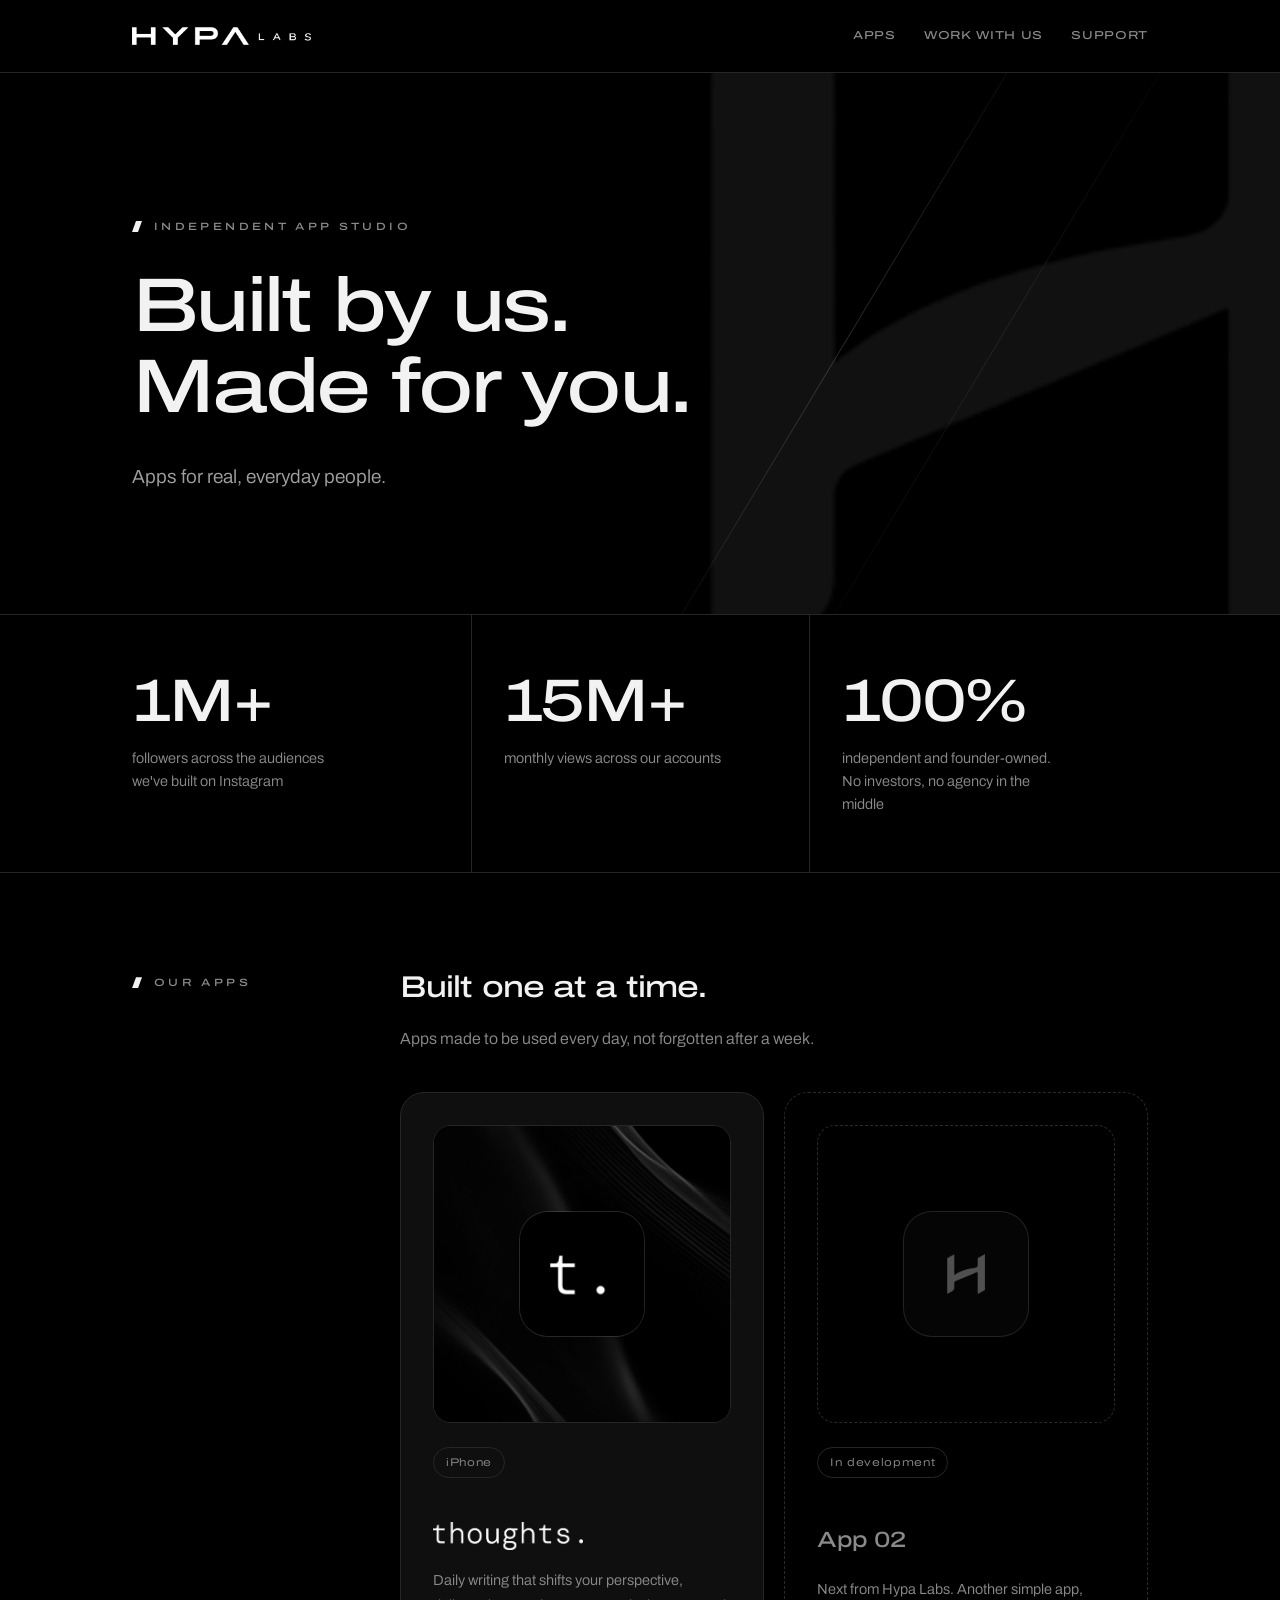
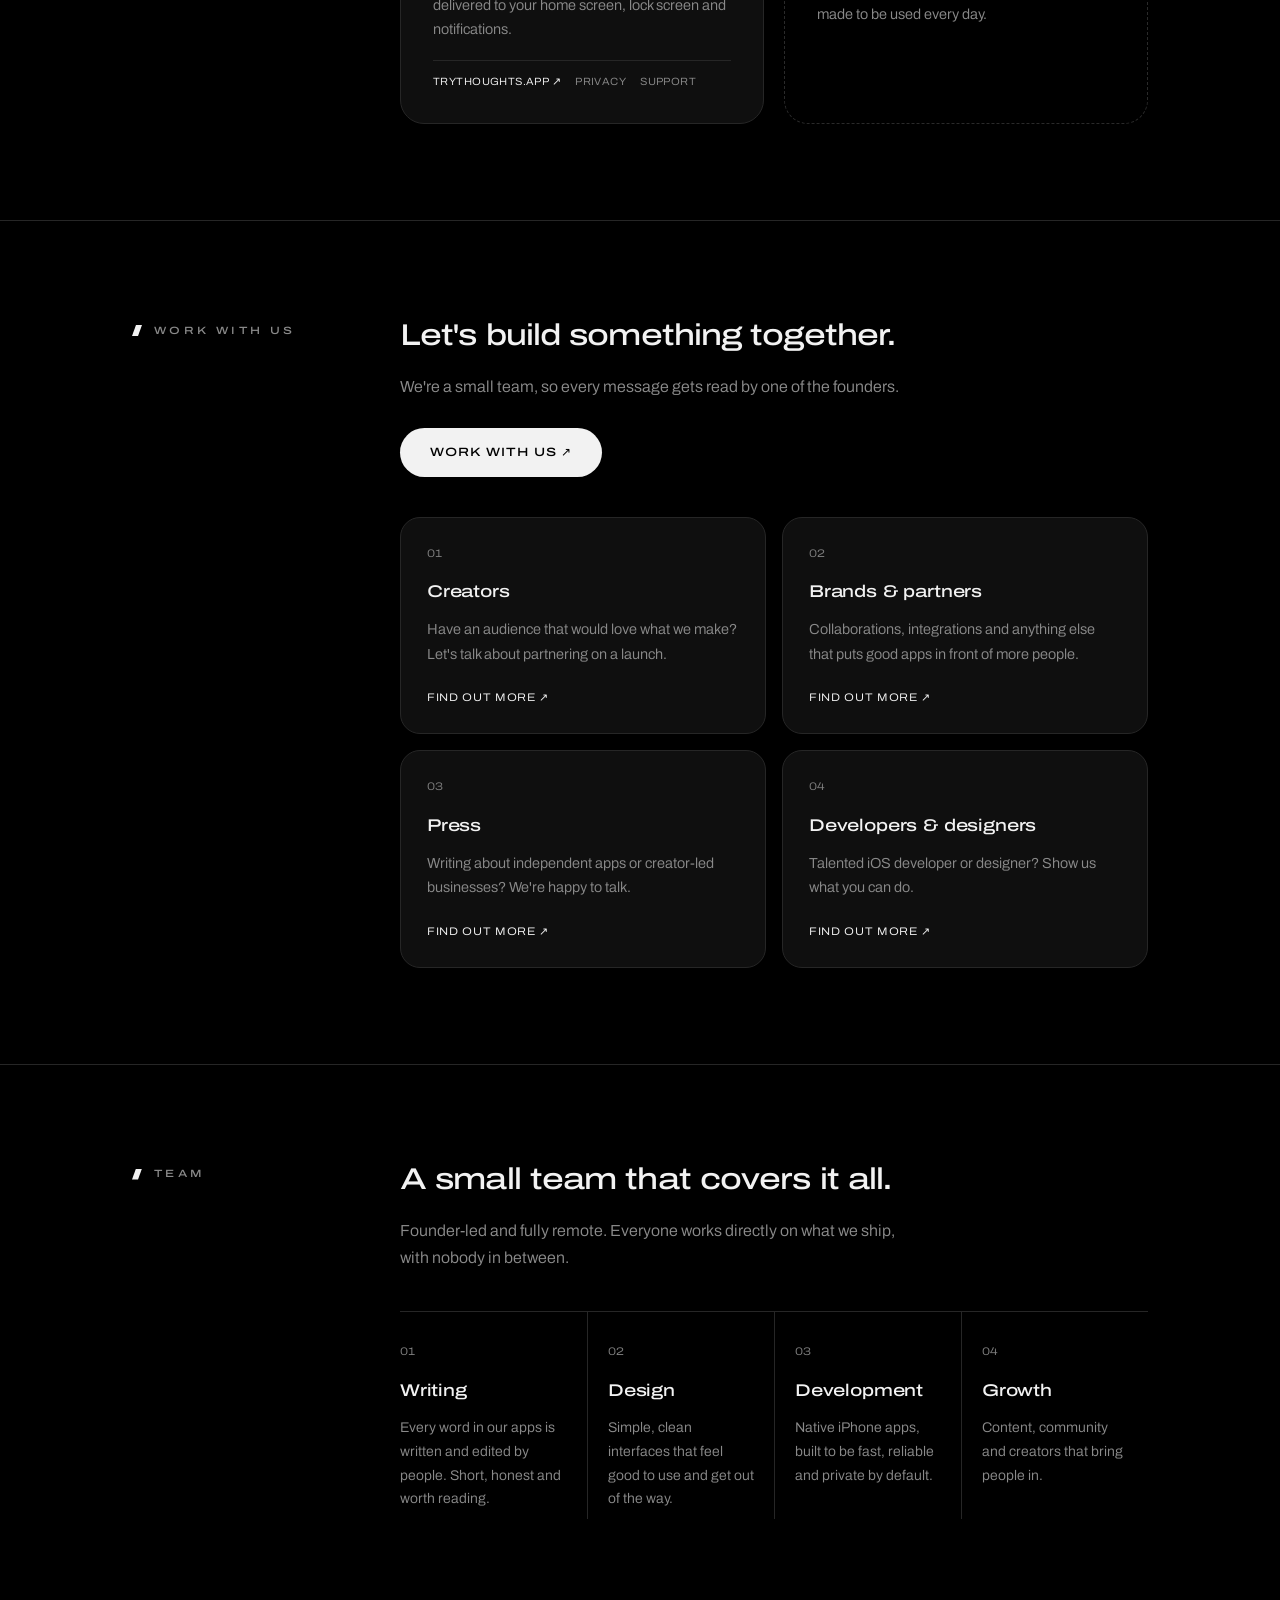
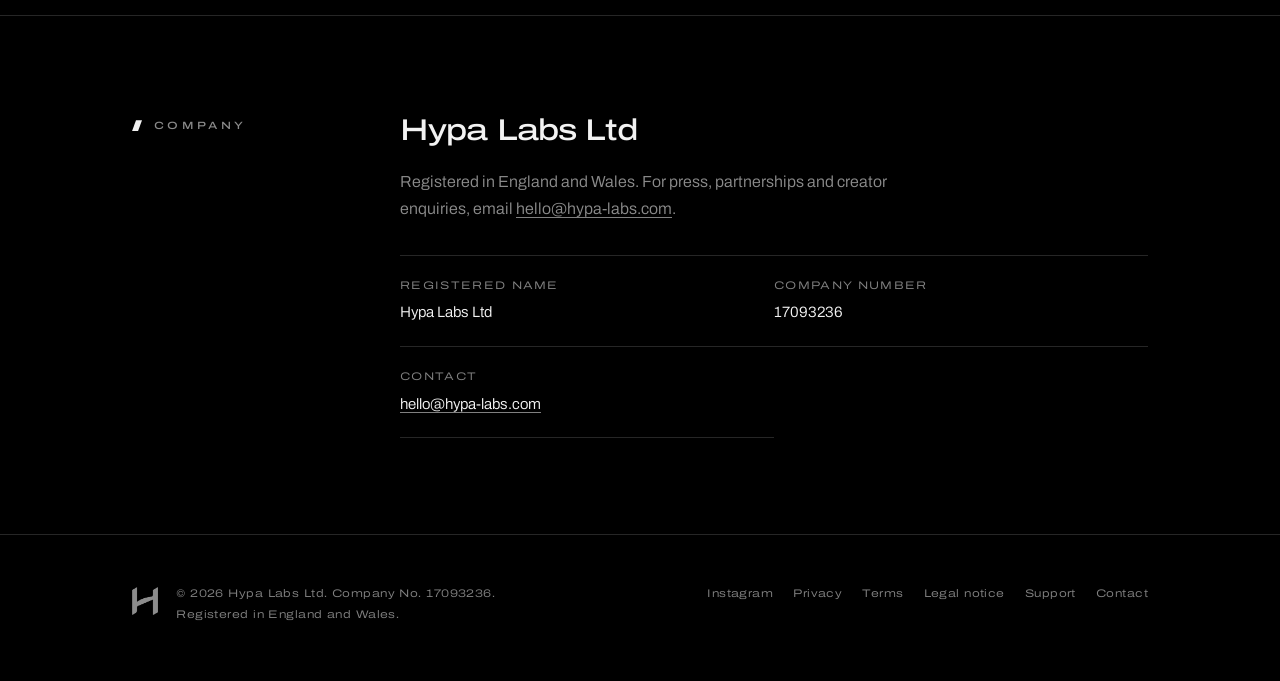
<file: index.html>
<!DOCTYPE html>
<html lang="en-GB">
<head>
<meta charset="UTF-8">
<meta name="viewport" content="width=device-width, initial-scale=1.0">
<title>Hypa Labs · Independent app studio</title>
<meta name="description" content="Hypa Labs is an independent app studio building focused iPhone apps for audiences we've already earned. Makers of Thoughts.">
<link rel="icon" href="favicon.ico" sizes="any">
<link rel="apple-touch-icon" href="apple-touch-icon.png">
<meta name="theme-color" content="#000000">
<link rel="canonical" href="https://www.hypa-labs.com/">
<meta property="og:type" content="website">
<meta property="og:site_name" content="Hypa Labs">
<meta property="og:title" content="Hypa Labs · Independent app studio">
<meta property="og:description" content="Hypa Labs is an independent app studio building focused iPhone apps for audiences we've already earned. Makers of Thoughts.">
<meta property="og:url" content="https://www.hypa-labs.com/">
<meta property="og:image" content="https://www.hypa-labs.com/assets/og-image.png">
<meta name="twitter:card" content="summary_large_image">
<link rel="preload" href="assets/fonts/archivo-var.woff2" as="font" type="font/woff2" crossorigin>
<link rel="stylesheet" href="styles.css">
</head>
<body>

<header class="site-header">
  <div class="wrap">
    <a class="logo" href="./" aria-label="Hypa Labs home"><img src="assets/hypa-labs-wordmark.png" alt="Hypa Labs" width="1093" height="110"></a>
    <nav class="nav">
      <a href="#apps">Apps</a>
      <a href="#work-with-us" class="hide-sm">Work with us</a>
      <a href="thoughts/support/">Support</a>
    </nav>
    <button class="menu-btn" type="button" aria-label="Open menu" aria-expanded="false" aria-controls="mobile-menu"><span></span><span></span></button>
  </div>
  <div class="mobile-menu" id="mobile-menu" hidden>
    <nav class="mobile-nav" aria-label="Mobile">
      <a href="#apps">Apps</a>
      <a href="#work-with-us">Work with us</a>
      <a href="#team">Team</a>
      <a href="thoughts/support/">Support</a>
    </nav>
    <div class="mobile-sub">
      <a href="privacy/">Privacy</a>
      <a href="terms/">Terms</a>
      <a href="legal-notice/">Legal notice</a>
      <a href="mailto:hello@hypa-labs.com">hello@hypa-labs.com</a>
    </div>
  </div>
</header>

<main>
  <section class="hero hero--geo">
    <img class="hero-h" src="assets/hypa-labs-mark.png" alt="" width="187" height="199">
    <span class="hero-line hero-line--a" aria-hidden="true"></span>
    <span class="hero-line hero-line--b" aria-hidden="true"></span>
    <div class="wrap">
      <span class="label hero-in" style="--d:0ms">Independent app studio</span>
      <h1><span class="line"><span class="hero-in" style="--d:120ms">Built by us.</span></span><span class="line"><span class="hero-in" style="--d:260ms">Made for you.</span></span></h1>
      <p class="hero-in" style="--d:440ms">Apps for real, everyday people.</p>
    </div>
  </section>

  <section class="stats" aria-label="In numbers">
    <div class="wrap stats-grid">
      <div class="stat reveal">
        <div class="stat-num" data-count="1" data-suffix="M+">1M+</div>
        <div class="stat-label">followers across the audiences we've built on Instagram</div>
      </div>
      <div class="stat reveal">
        <div class="stat-num" data-count="15" data-suffix="M+">15M+</div>
        <div class="stat-label">monthly views across our accounts</div>
      </div>
      <div class="stat reveal">
        <div class="stat-num" data-count="100" data-suffix="%">100%</div>
        <div class="stat-label">independent and founder-owned. No investors, no agency in the middle</div>
      </div>
    </div>
  </section>

  <section class="section" id="apps">
    <div class="wrap section-grid">
      <div><span class="label reveal">Our apps</span></div>
      <div>
        <h2 class="reveal">Built one at a time.</h2>
        <p class="reveal" style="--d:80ms">Apps made to be used every day, not forgotten after a week.</p>
        <div class="app-grid">
          <article class="reveal app-card">
            <div class="app-visual app-visual--thoughts">
              <img class="app-visual-icon" src="assets/thoughts-icon.png" alt="Thoughts app icon" width="512" height="512">
            </div>
            <div class="app-card-top"><span class="status">iPhone</span></div>
            <img class="app-card-wordmark" src="assets/thoughts-wordmark.png" alt="thoughts." width="655" height="123">
            <p>Daily writing that shifts your perspective, delivered to your home screen, lock screen and notifications.</p>
            <div class="app-card-links">
              <a href="https://trythoughts.app">trythoughts.app <span aria-hidden="true">↗</span></a>
              <a href="privacy/">Privacy</a>
              <a href="thoughts/support/">Support</a>
            </div>
          </article>
          <article class="reveal app-card app-card--next">
            <div class="app-visual app-visual--next">
              <div class="app-visual-icon placeholder"><img src="assets/hypa-labs-mark.png" alt="" width="187" height="199"></div>
            </div>
            <div class="app-card-top"><span class="status">In development</span></div>
            <div class="app-card-title">App 02</div>
            <p>Next from Hypa Labs. Another simple app, made to be used every day.</p>
          </article>
        </div>
      </div>
    </div>
  </section>

  <section class="section" id="work-with-us">
    <div class="wrap section-grid">
      <div><span class="label reveal">Work with us</span></div>
      <div>
        <h2 class="reveal">Let's build something together.</h2>
        <p class="reveal" style="--d:80ms">We're a small team, so every message gets read by one of the founders.</p>
        <a class="btn work-btn" href="https://fuschia-channel-2fb.notion.site/Work-with-Hypa-Labs-3f4b34193f0181e5a8f2e9f58fdb87f9" target="_blank" rel="noopener">Work with us <span aria-hidden="true">↗</span></a>
        <div class="work-grid">
          <a class="reveal work-tile" href="https://fuschia-channel-2fb.notion.site/Creators-3f4b34193f0181ee82b7e1021daa3af2" target="_blank" rel="noopener">
            <span class="work-num">01</span>
            <h3>Creators</h3>
            <p>Have an audience that would love what we make? Let's talk about partnering on a launch.</p>
            <span class="work-cta">Find out more <span aria-hidden="true">↗</span></span>
          </a>
          <a class="reveal work-tile" href="https://fuschia-channel-2fb.notion.site/Brands-partners-3f4b34193f01817f8416c034dd9e35c0" target="_blank" rel="noopener">
            <span class="work-num">02</span>
            <h3>Brands &amp; partners</h3>
            <p>Collaborations, integrations and anything else that puts good apps in front of more people.</p>
            <span class="work-cta">Find out more <span aria-hidden="true">↗</span></span>
          </a>
          <a class="reveal work-tile" href="https://fuschia-channel-2fb.notion.site/Press-3f4b34193f0181ef8c80f56f40909d6c" target="_blank" rel="noopener">
            <span class="work-num">03</span>
            <h3>Press</h3>
            <p>Writing about independent apps or creator-led businesses? We're happy to talk.</p>
            <span class="work-cta">Find out more <span aria-hidden="true">↗</span></span>
          </a>
          <a class="reveal work-tile" href="https://fuschia-channel-2fb.notion.site/Developers-designers-3f4b34193f0181498673f7de148fa76a" target="_blank" rel="noopener">
            <span class="work-num">04</span>
            <h3>Developers &amp; designers</h3>
            <p>Talented iOS developer or designer? Show us what you can do.</p>
            <span class="work-cta">Find out more <span aria-hidden="true">↗</span></span>
          </a>
        </div>
      </div>
    </div>
  </section>

  <section class="section" id="team">
    <div class="wrap section-grid">
      <div><span class="label reveal">Team</span></div>
      <div>
        <h2 class="reveal">A small team that covers it all.</h2>
        <p class="reveal" style="--d:80ms">Founder-led and fully remote. Everyone works directly on what we ship, with nobody in between.</p>
        <div class="team-grid">
          <div class="reveal team-tile">
            <span class="work-num">01</span>
            <h3>Writing</h3>
            <p>Every word in our apps is written and edited by people. Short, honest and worth reading.</p>
          </div>
          <div class="reveal team-tile">
            <span class="work-num">02</span>
            <h3>Design</h3>
            <p>Simple, clean interfaces that feel good to use and get out of the way.</p>
          </div>
          <div class="reveal team-tile">
            <span class="work-num">03</span>
            <h3>Development</h3>
            <p>Native iPhone apps, built to be fast, reliable and private by default.</p>
          </div>
          <div class="reveal team-tile">
            <span class="work-num">04</span>
            <h3>Growth</h3>
            <p>Content, community and creators that bring people in.</p>
          </div>
        </div>
      </div>
    </div>
  </section>

  <section class="section" id="company">
    <div class="wrap section-grid">
      <div><span class="label reveal">Company</span></div>
      <div>
        <h2 class="reveal">Hypa Labs Ltd</h2>
        <p class="reveal" style="--d:80ms">Registered in England and Wales. For press, partnerships and creator enquiries, email <a href="mailto:hello@hypa-labs.com">hello@hypa-labs.com</a>.</p>
        <dl class="details" style="margin-top:32px;">
          <div><dt>Registered name</dt><dd>Hypa Labs Ltd</dd></div>
          <div><dt>Company number</dt><dd>17093236</dd></div>
          <div><dt>Contact</dt><dd><a href="mailto:hello@hypa-labs.com">hello@hypa-labs.com</a></dd></div>
        </dl>
      </div>
    </div>
  </section>
</main>

<footer class="site-footer">
  <div class="wrap">
    <div class="footer-brand"><img src="assets/hypa-labs-mark.png" alt="" width="187" height="199"><p>© 2026 Hypa Labs Ltd. Company No. 17093236.<br>Registered in England and Wales.</p></div>
    <nav>
      <a href="https://www.instagram.com/phonethoughts/">Instagram</a>
      <a href="privacy/">Privacy</a>
      <a href="terms/">Terms</a>
      <a href="legal-notice/">Legal notice</a>
      <a href="thoughts/support/">Support</a>
      <a href="mailto:hello@hypa-labs.com">Contact</a>
    </nav>
  </div>
</footer>

<script src="assets/main.js" defer></script>
</body>
</html>
</file>
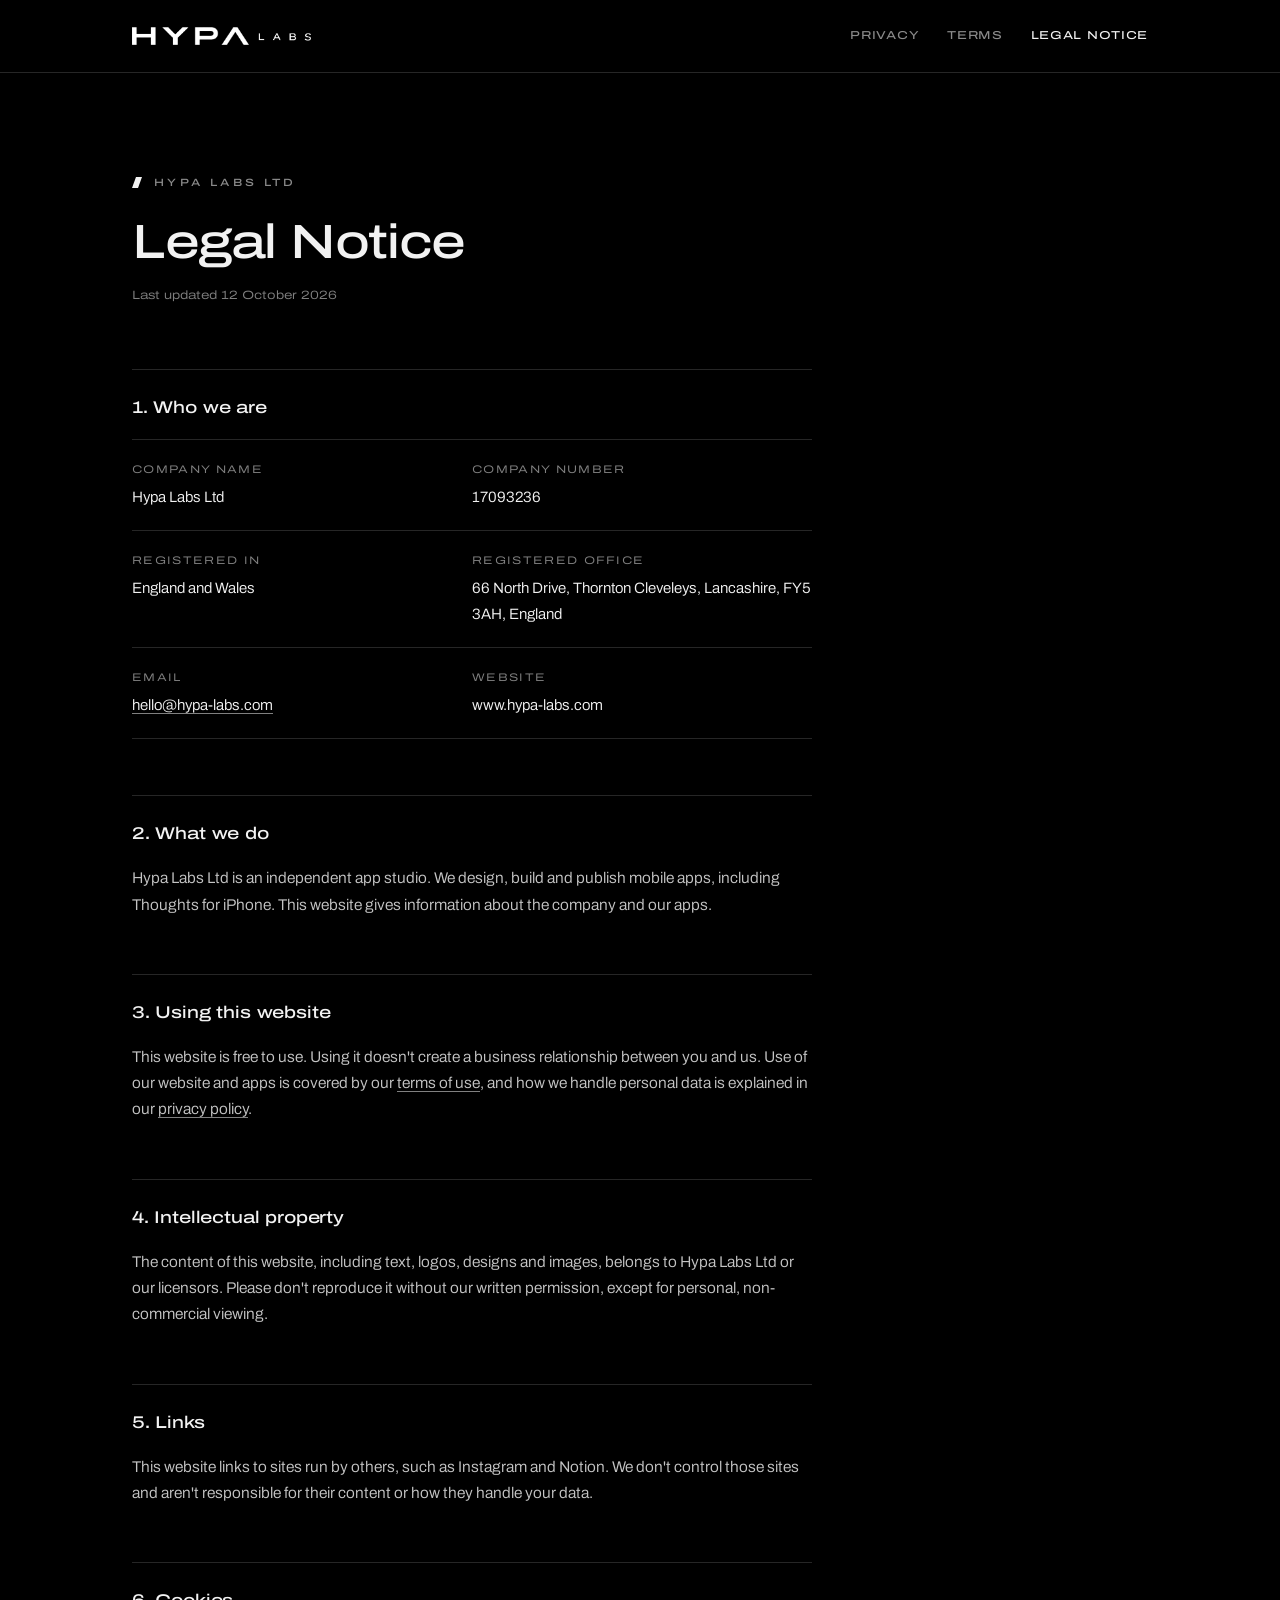
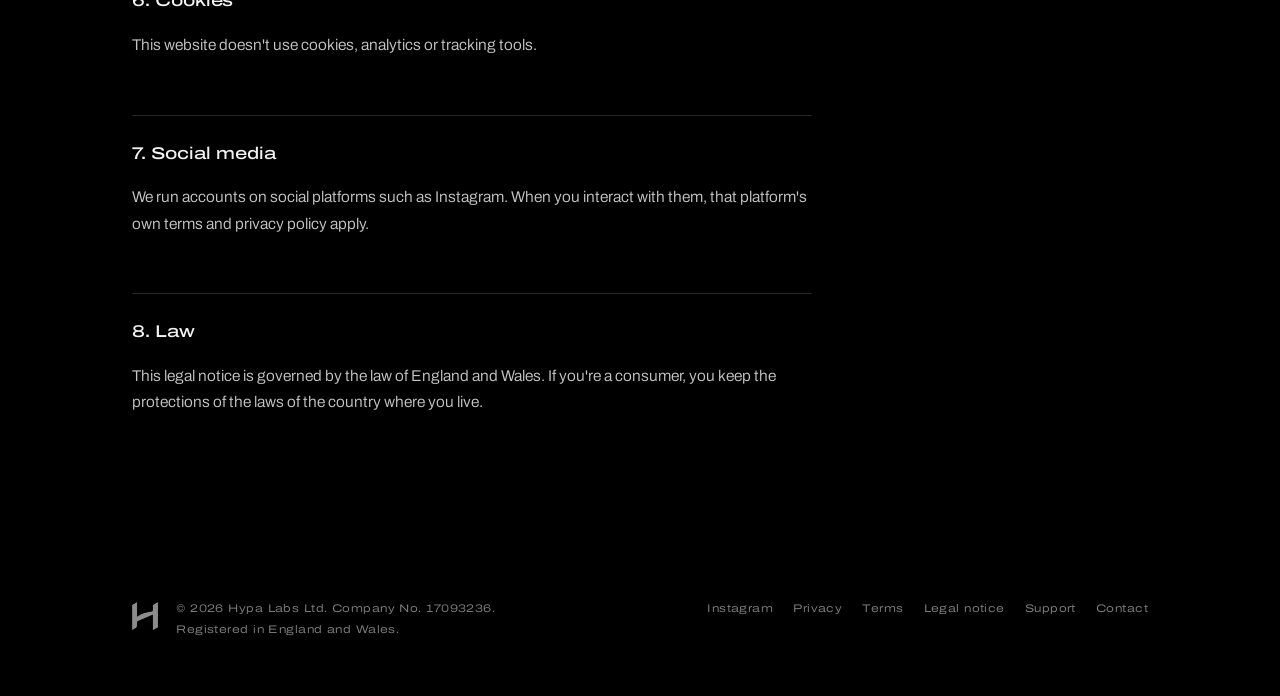
<file: legal-notice/index.html>
<!DOCTYPE html>
<html lang="en-GB">
<head>
<meta charset="UTF-8">
<meta name="viewport" content="width=device-width, initial-scale=1.0">
<title>Legal Notice · Hypa Labs</title>
<meta name="description" content="Company information for Hypa Labs Ltd, registered in England and Wales.">
<link rel="icon" href="../favicon.ico" sizes="any">
<link rel="apple-touch-icon" href="../apple-touch-icon.png">
<meta name="theme-color" content="#000000">
<link rel="canonical" href="https://www.hypa-labs.com/legal-notice/">
<meta property="og:type" content="website">
<meta property="og:site_name" content="Hypa Labs">
<meta property="og:title" content="Legal Notice · Hypa Labs">
<meta property="og:description" content="Company information for Hypa Labs Ltd, registered in England and Wales.">
<meta property="og:url" content="https://www.hypa-labs.com/legal-notice/">
<meta property="og:image" content="https://www.hypa-labs.com/assets/og-image.png">
<link rel="preload" href="../assets/fonts/archivo-var.woff2" as="font" type="font/woff2" crossorigin>
<link rel="stylesheet" href="../styles.css">
</head>
<body>

<header class="site-header">
  <div class="wrap">
    <a class="logo" href="../" aria-label="Hypa Labs home"><img src="../assets/hypa-labs-wordmark.png" alt="Hypa Labs" width="1093" height="110"></a>
    <nav class="nav">
      <a href="../privacy/">Privacy</a>
      <a href="../terms/">Terms</a>
      <a href="../legal-notice/" aria-current="page">Legal notice</a>
    </nav>
    <button class="menu-btn" type="button" aria-label="Open menu" aria-expanded="false" aria-controls="mobile-menu"><span></span><span></span></button>
  </div>
  <div class="mobile-menu" id="mobile-menu" hidden>
    <nav class="mobile-nav" aria-label="Mobile">
      <a href="../#apps">Apps</a>
      <a href="../#work-with-us">Work with us</a>
      <a href="../#team">Team</a>
      <a href="../thoughts/support/">Support</a>
    </nav>
    <div class="mobile-sub">
      <a href="../privacy/">Privacy</a>
      <a href="../terms/">Terms</a>
      <a href="../legal-notice/">Legal notice</a>
      <a href="mailto:hello@hypa-labs.com">hello@hypa-labs.com</a>
    </div>
  </div>
</header>

<main class="doc">
  <div class="wrap">
    <div class="doc-head">
      <span class="label">Hypa Labs Ltd</span>
      <h1>Legal Notice</h1>
      <div class="meta">Last updated 12 October 2026</div>
      
    </div>

    <div class="prose">
      <h2>1. Who we are</h2>
      <dl class="details">
        <div><dt>Company name</dt><dd>Hypa Labs Ltd</dd></div>
        <div><dt>Company number</dt><dd>17093236</dd></div>
        <div><dt>Registered in</dt><dd>England and Wales</dd></div>
        <div><dt>Registered office</dt><dd>66 North Drive, Thornton Cleveleys, Lancashire, FY5 3AH, England</dd></div>
        <div><dt>Email</dt><dd><a href="mailto:hello@hypa-labs.com">hello@hypa-labs.com</a></dd></div>
        <div><dt>Website</dt><dd>www.hypa-labs.com</dd></div>
      </dl>

      <h2>2. What we do</h2>
      <p>Hypa Labs Ltd is an independent app studio. We design, build and publish mobile apps, including Thoughts for iPhone. This website gives information about the company and our apps.</p>

      <h2>3. Using this website</h2>
      <p>This website is free to use. Using it doesn't create a business relationship between you and us. Use of our website and apps is covered by our <a href="../terms/">terms of use</a>, and how we handle personal data is explained in our <a href="../privacy/">privacy policy</a>.</p>

      <h2>4. Intellectual property</h2>
      <p>The content of this website, including text, logos, designs and images, belongs to Hypa Labs Ltd or our licensors. Please don't reproduce it without our written permission, except for personal, non-commercial viewing.</p>

      <h2>5. Links</h2>
      <p>This website links to sites run by others, such as Instagram and Notion. We don't control those sites and aren't responsible for their content or how they handle your data.</p>

      <h2>6. Cookies</h2>
      <p>This website doesn't use cookies, analytics or tracking tools.</p>

      <h2>7. Social media</h2>
      <p>We run accounts on social platforms such as Instagram. When you interact with them, that platform's own terms and privacy policy apply.</p>

      <h2>8. Law</h2>
      <p>This legal notice is governed by the law of England and Wales. If you're a consumer, you keep the protections of the laws of the country where you live.</p>
    </div>
  </div>
</main>

<footer class="site-footer">
  <div class="wrap">
    <div class="footer-brand"><img src="../assets/hypa-labs-mark.png" alt="" width="187" height="199"><p>© 2026 Hypa Labs Ltd. Company No. 17093236.<br>Registered in England and Wales.</p></div>
    <nav>
      <a href="https://www.instagram.com/phonethoughts/">Instagram</a>
      <a href="../privacy/">Privacy</a>
      <a href="../terms/">Terms</a>
      <a href="../legal-notice/">Legal notice</a>
      <a href="../thoughts/support/">Support</a>
      <a href="mailto:hello@hypa-labs.com">Contact</a>
    </nav>
  </div>
</footer>

<script src="../assets/main.js" defer></script>
</body>
</html>
</file>
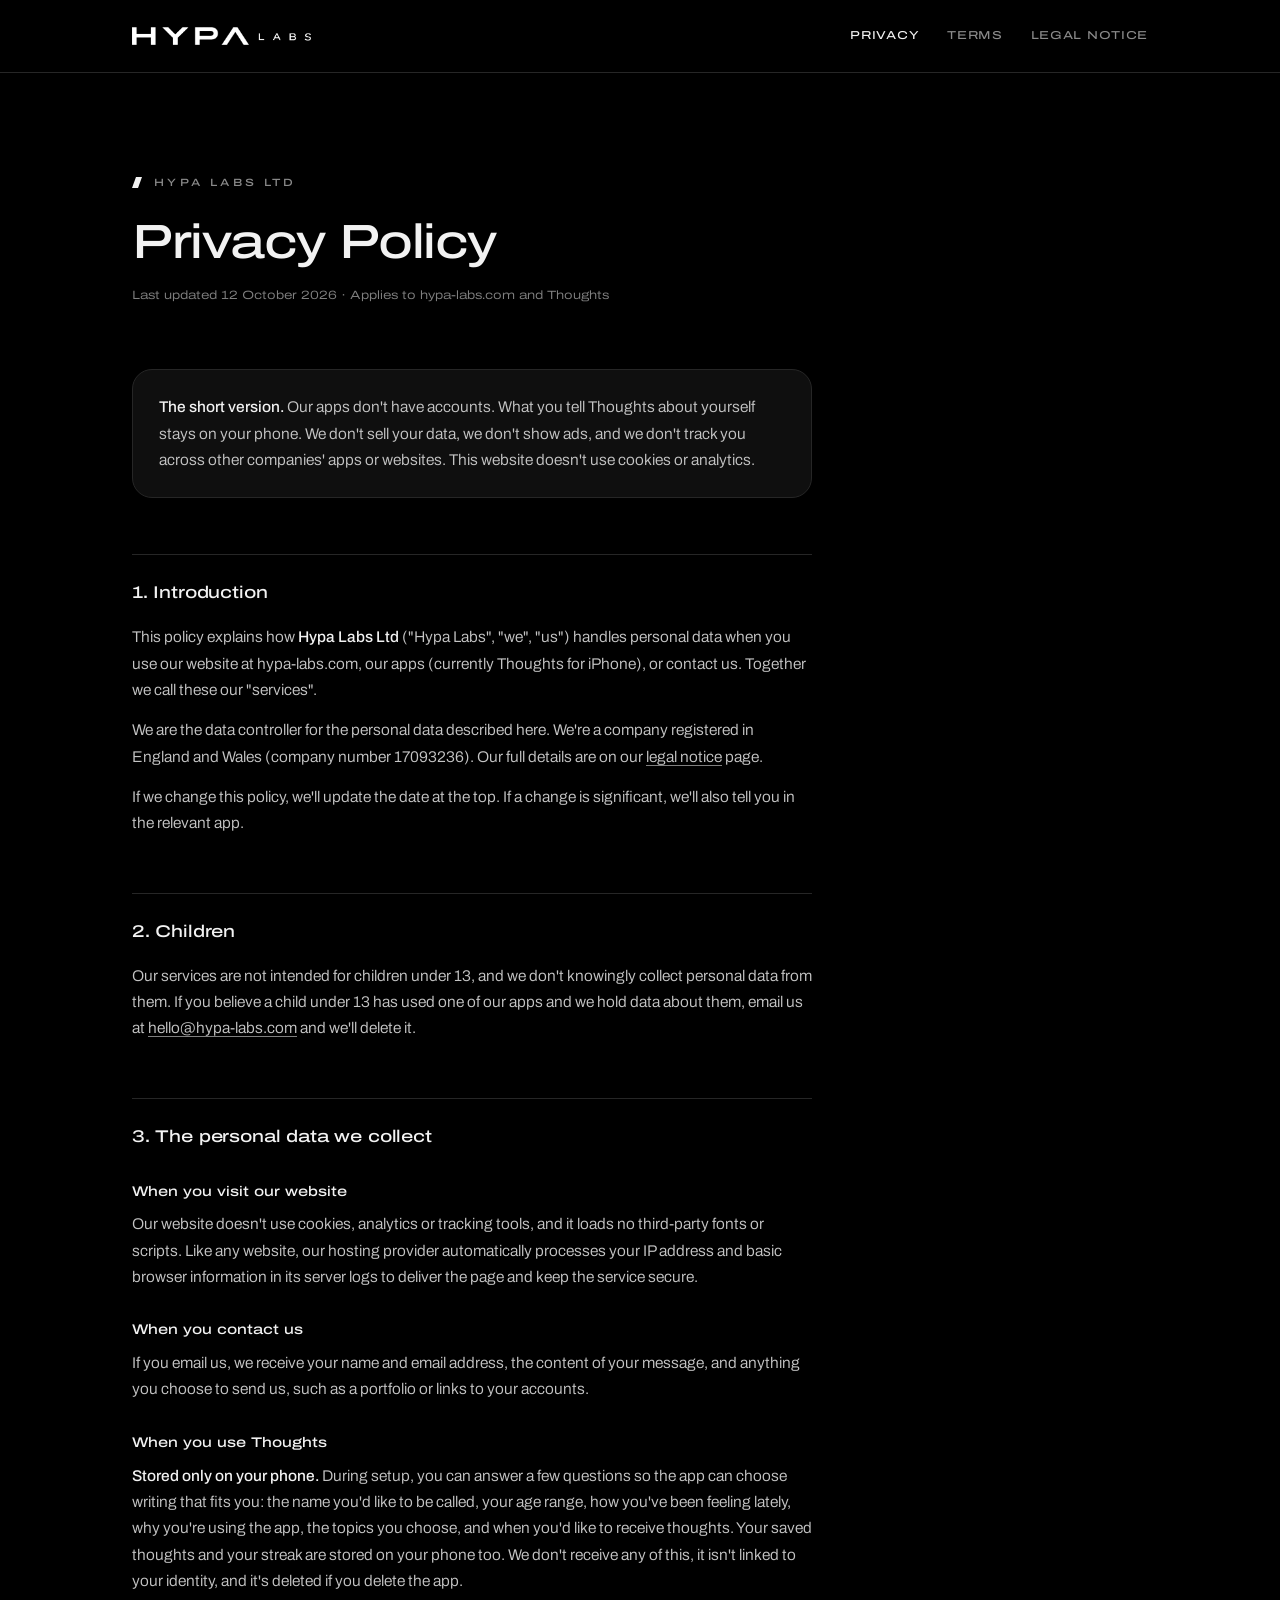
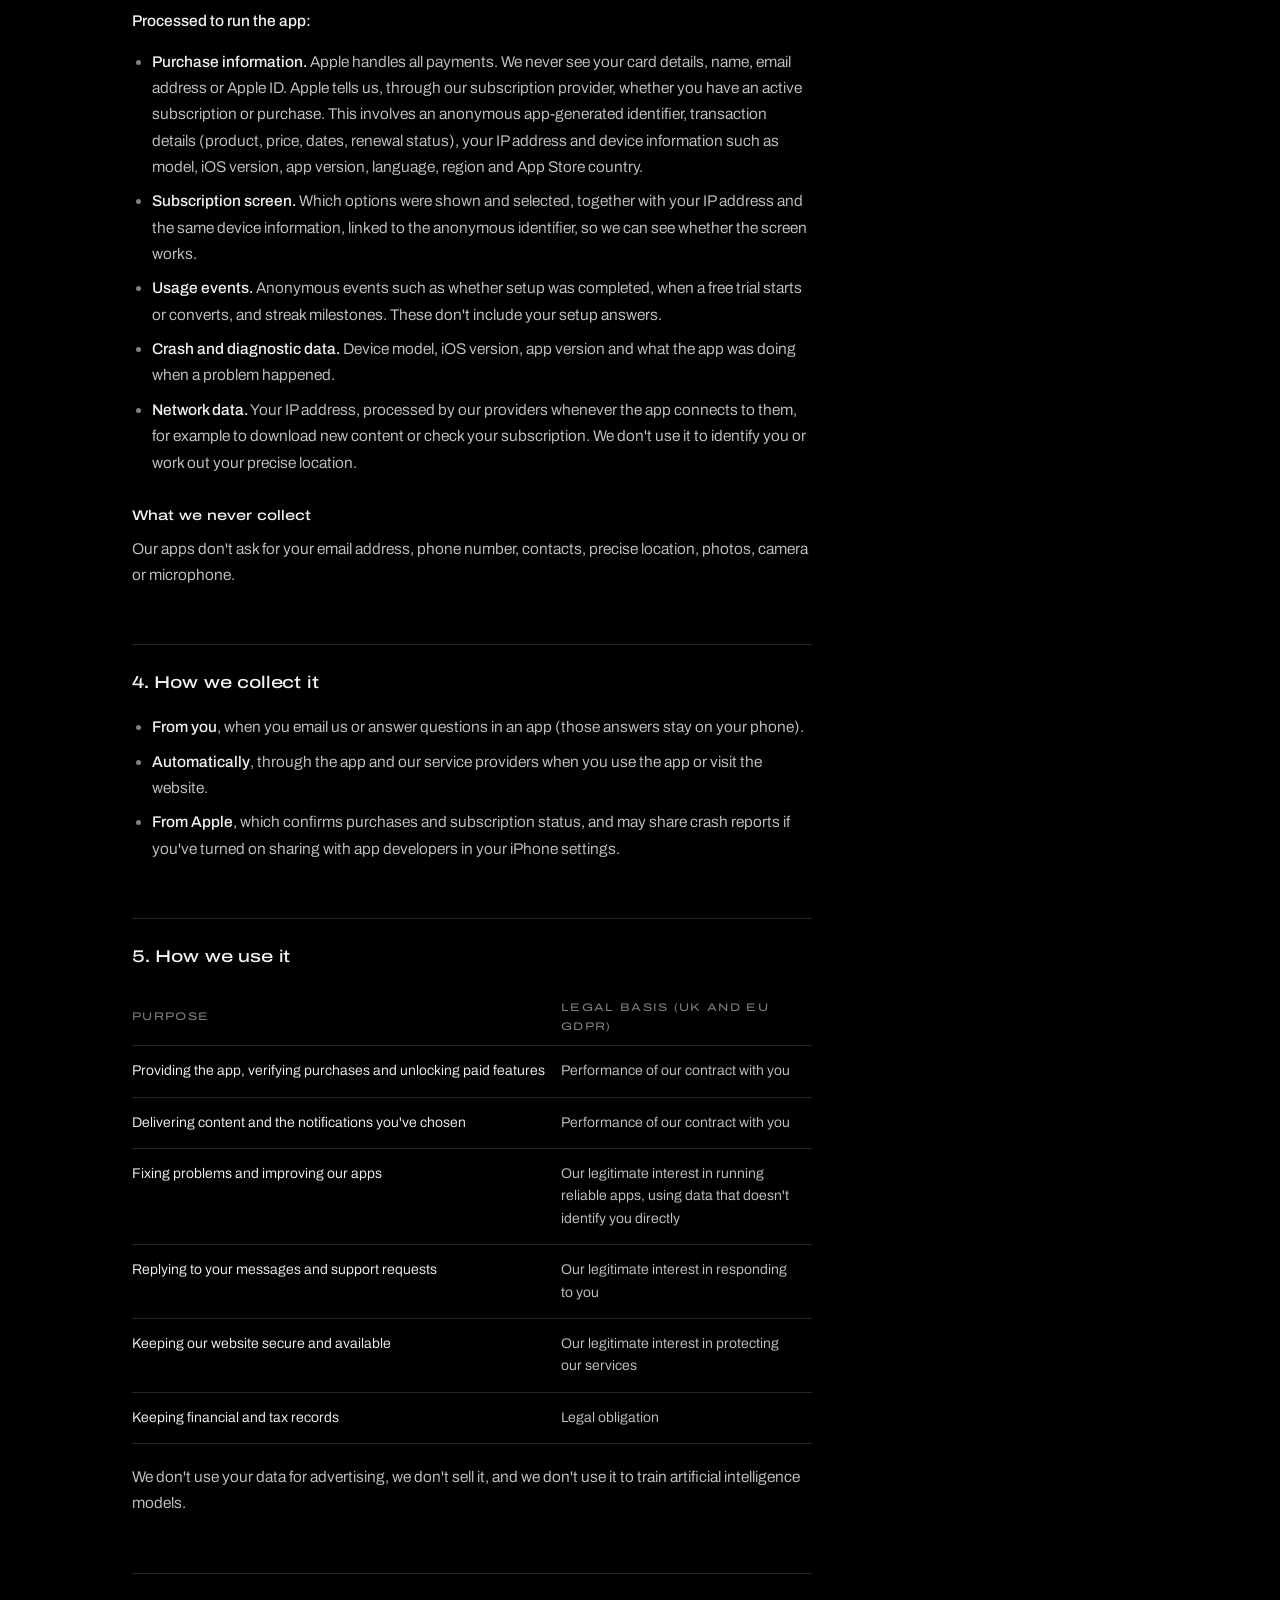
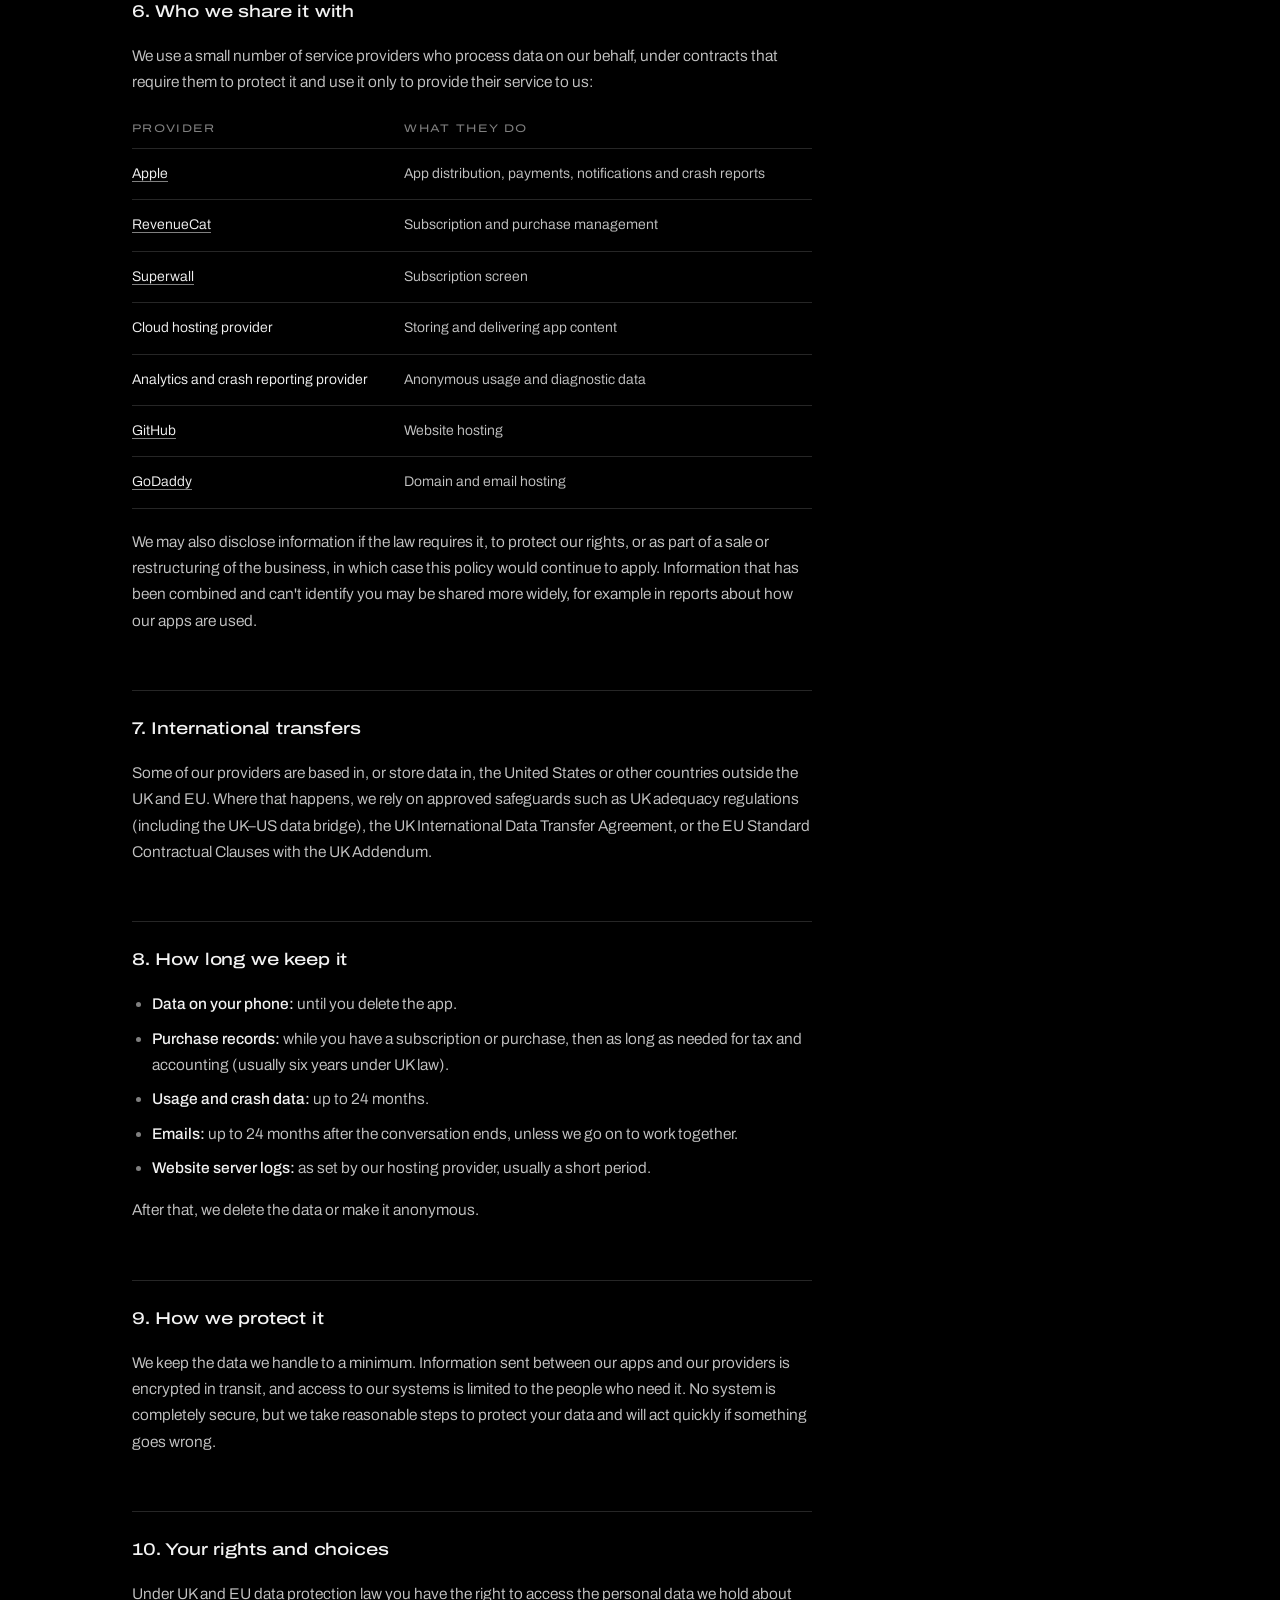
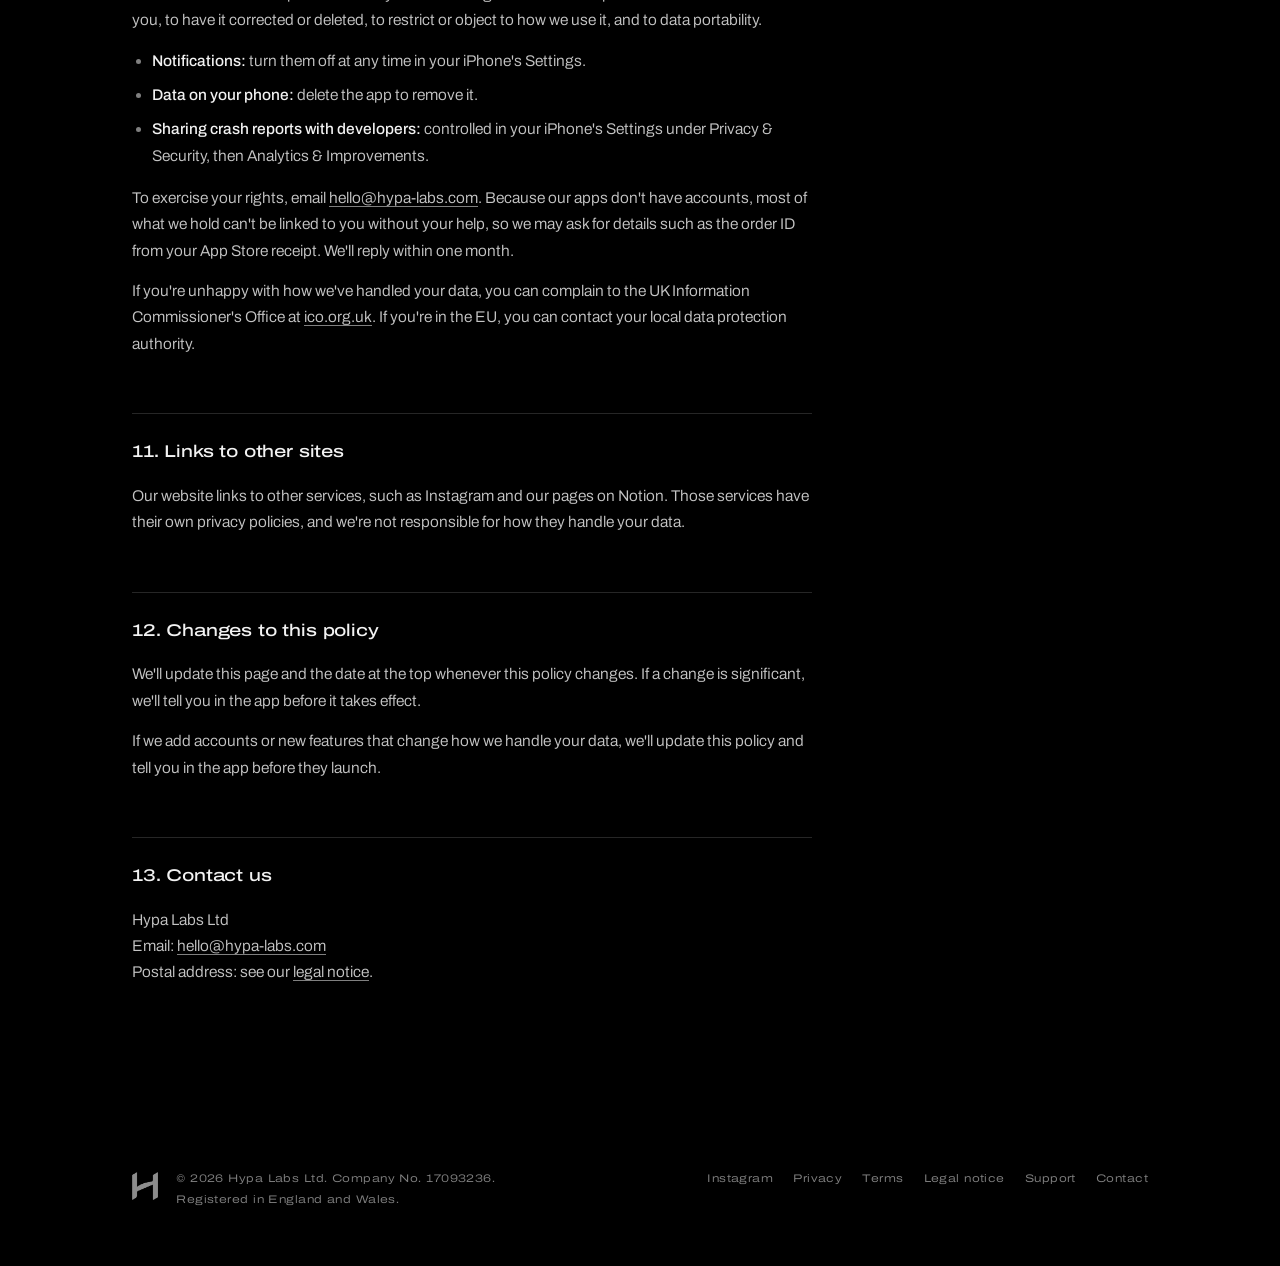
<file: privacy/index.html>
<!DOCTYPE html>
<html lang="en-GB">
<head>
<meta charset="UTF-8">
<meta name="viewport" content="width=device-width, initial-scale=1.0">
<title>Privacy Policy · Hypa Labs</title>
<meta name="description" content="How Hypa Labs Ltd handles personal data across our website and apps, including Thoughts.">
<link rel="icon" href="../favicon.ico" sizes="any">
<link rel="apple-touch-icon" href="../apple-touch-icon.png">
<meta name="theme-color" content="#000000">
<link rel="canonical" href="https://www.hypa-labs.com/privacy/">
<meta property="og:type" content="website">
<meta property="og:site_name" content="Hypa Labs">
<meta property="og:title" content="Privacy Policy · Hypa Labs">
<meta property="og:description" content="How Hypa Labs Ltd handles personal data across our website and apps, including Thoughts.">
<meta property="og:url" content="https://www.hypa-labs.com/privacy/">
<meta property="og:image" content="https://www.hypa-labs.com/assets/og-image.png">
<link rel="preload" href="../assets/fonts/archivo-var.woff2" as="font" type="font/woff2" crossorigin>
<link rel="stylesheet" href="../styles.css">
</head>
<body>

<header class="site-header">
  <div class="wrap">
    <a class="logo" href="../" aria-label="Hypa Labs home"><img src="../assets/hypa-labs-wordmark.png" alt="Hypa Labs" width="1093" height="110"></a>
    <nav class="nav">
      <a href="../privacy/" aria-current="page">Privacy</a>
      <a href="../terms/">Terms</a>
      <a href="../legal-notice/">Legal notice</a>
    </nav>
    <button class="menu-btn" type="button" aria-label="Open menu" aria-expanded="false" aria-controls="mobile-menu"><span></span><span></span></button>
  </div>
  <div class="mobile-menu" id="mobile-menu" hidden>
    <nav class="mobile-nav" aria-label="Mobile">
      <a href="../#apps">Apps</a>
      <a href="../#work-with-us">Work with us</a>
      <a href="../#team">Team</a>
      <a href="../thoughts/support/">Support</a>
    </nav>
    <div class="mobile-sub">
      <a href="../privacy/">Privacy</a>
      <a href="../terms/">Terms</a>
      <a href="../legal-notice/">Legal notice</a>
      <a href="mailto:hello@hypa-labs.com">hello@hypa-labs.com</a>
    </div>
  </div>
</header>

<main class="doc">
  <div class="wrap">
    <div class="doc-head">
      <span class="label">Hypa Labs Ltd</span>
      <h1>Privacy Policy</h1>
      <div class="meta">Last updated 12 October 2026 · Applies to hypa-labs.com and Thoughts</div>
      
    </div>

    <div class="prose">
      <div class="callout">
        <p><strong>The short version.</strong> Our apps don't have accounts. What you tell Thoughts about yourself stays on your phone. We don't sell your data, we don't show ads, and we don't track you across other companies' apps or websites. This website doesn't use cookies or analytics.</p>
      </div>

      <h2>1. Introduction</h2>
      <p>This policy explains how <strong>Hypa Labs Ltd</strong> ("Hypa Labs", "we", "us") handles personal data when you use our website at hypa-labs.com, our apps (currently Thoughts for iPhone), or contact us. Together we call these our "services".</p>
      <p>We are the data controller for the personal data described here. We're a company registered in England and Wales (company number 17093236). Our full details are on our <a href="../legal-notice/">legal notice</a> page.</p>
      <p>If we change this policy, we'll update the date at the top. If a change is significant, we'll also tell you in the relevant app.</p>

      <h2>2. Children</h2>
      <p>Our services are not intended for children under 13, and we don't knowingly collect personal data from them. If you believe a child under 13 has used one of our apps and we hold data about them, email us at <a href="mailto:hello@hypa-labs.com">hello@hypa-labs.com</a> and we'll delete it.</p>

      <h2>3. The personal data we collect</h2>
      <h3>When you visit our website</h3>
      <p>Our website doesn't use cookies, analytics or tracking tools, and it loads no third-party fonts or scripts. Like any website, our hosting provider automatically processes your IP address and basic browser information in its server logs to deliver the page and keep the service secure.</p>

      <h3>When you contact us</h3>
      <p>If you email us, we receive your name and email address, the content of your message, and anything you choose to send us, such as a portfolio or links to your accounts.</p>

      <h3>When you use Thoughts</h3>
      <p><strong>Stored only on your phone.</strong> During setup, you can answer a few questions so the app can choose writing that fits you: the name you'd like to be called, your age range, how you've been feeling lately, why you're using the app, the topics you choose, and when you'd like to receive thoughts. Your saved thoughts and your streak are stored on your phone too. We don't receive any of this, it isn't linked to your identity, and it's deleted if you delete the app.</p>
      <p><strong>Processed to run the app:</strong></p>
      <ul>
        <li><strong>Purchase information.</strong> Apple handles all payments. We never see your card details, name, email address or Apple ID. Apple tells us, through our subscription provider, whether you have an active subscription or purchase. This involves an anonymous app-generated identifier, transaction details (product, price, dates, renewal status), your IP address and device information such as model, iOS version, app version, language, region and App Store country.</li>
        <li><strong>Subscription screen.</strong> Which options were shown and selected, together with your IP address and the same device information, linked to the anonymous identifier, so we can see whether the screen works.</li>
        <li><strong>Usage events.</strong> Anonymous events such as whether setup was completed, when a free trial starts or converts, and streak milestones. These don't include your setup answers.</li>
        <li><strong>Crash and diagnostic data.</strong> Device model, iOS version, app version and what the app was doing when a problem happened.</li>
        <li><strong>Network data.</strong> Your IP address, processed by our providers whenever the app connects to them, for example to download new content or check your subscription. We don't use it to identify you or work out your precise location.</li>
      </ul>

      <h3>What we never collect</h3>
      <p>Our apps don't ask for your email address, phone number, contacts, precise location, photos, camera or microphone.</p>

      <h2>4. How we collect it</h2>
      <ul>
        <li><strong>From you</strong>, when you email us or answer questions in an app (those answers stay on your phone).</li>
        <li><strong>Automatically</strong>, through the app and our service providers when you use the app or visit the website.</li>
        <li><strong>From Apple</strong>, which confirms purchases and subscription status, and may share crash reports if you've turned on sharing with app developers in your iPhone settings.</li>
      </ul>

      <h2>5. How we use it</h2>
      <table class="table">
        <thead><tr><th>Purpose</th><th>Legal basis (UK and EU GDPR)</th></tr></thead>
        <tbody>
          <tr><td>Providing the app, verifying purchases and unlocking paid features</td><td>Performance of our contract with you</td></tr>
          <tr><td>Delivering content and the notifications you've chosen</td><td>Performance of our contract with you</td></tr>
          <tr><td>Fixing problems and improving our apps</td><td>Our legitimate interest in running reliable apps, using data that doesn't identify you directly</td></tr>
          <tr><td>Replying to your messages and support requests</td><td>Our legitimate interest in responding to you</td></tr>
          <tr><td>Keeping our website secure and available</td><td>Our legitimate interest in protecting our services</td></tr>
          <tr><td>Keeping financial and tax records</td><td>Legal obligation</td></tr>
        </tbody>
      </table>
      <p>We don't use your data for advertising, we don't sell it, and we don't use it to train artificial intelligence models.</p>

      <h2>6. Who we share it with</h2>
      <p>We use a small number of service providers who process data on our behalf, under contracts that require them to protect it and use it only to provide their service to us:</p>
      <table class="table">
        <thead><tr><th>Provider</th><th>What they do</th></tr></thead>
        <tbody>
          <tr><td><a href="https://www.apple.com/legal/privacy/">Apple</a></td><td>App distribution, payments, notifications and crash reports</td></tr>
          <tr><td><a href="https://www.revenuecat.com/privacy/">RevenueCat</a></td><td>Subscription and purchase management</td></tr>
          <tr><td><a href="https://superwall.com/privacy">Superwall</a></td><td>Subscription screen</td></tr>
          <tr><td>Cloud hosting provider</td><td>Storing and delivering app content</td></tr>
          <tr><td>Analytics and crash reporting provider</td><td>Anonymous usage and diagnostic data</td></tr>
          <tr><td><a href="https://docs.github.com/en/site-policy/privacy-policies/github-general-privacy-statement">GitHub</a></td><td>Website hosting</td></tr>
          <tr><td><a href="https://www.godaddy.com/legal/agreements/privacy-policy">GoDaddy</a></td><td>Domain and email hosting</td></tr>
        </tbody>
      </table>
      <p>We may also disclose information if the law requires it, to protect our rights, or as part of a sale or restructuring of the business, in which case this policy would continue to apply. Information that has been combined and can't identify you may be shared more widely, for example in reports about how our apps are used.</p>

      <h2>7. International transfers</h2>
      <p>Some of our providers are based in, or store data in, the United States or other countries outside the UK and EU. Where that happens, we rely on approved safeguards such as UK adequacy regulations (including the UK–US data bridge), the UK International Data Transfer Agreement, or the EU Standard Contractual Clauses with the UK Addendum.</p>

      <h2>8. How long we keep it</h2>
      <ul>
        <li><strong>Data on your phone:</strong> until you delete the app.</li>
        <li><strong>Purchase records:</strong> while you have a subscription or purchase, then as long as needed for tax and accounting (usually six years under UK law).</li>
        <li><strong>Usage and crash data:</strong> up to 24 months.</li>
        <li><strong>Emails:</strong> up to 24 months after the conversation ends, unless we go on to work together.</li>
        <li><strong>Website server logs:</strong> as set by our hosting provider, usually a short period.</li>
      </ul>
      <p>After that, we delete the data or make it anonymous.</p>

      <h2>9. How we protect it</h2>
      <p>We keep the data we handle to a minimum. Information sent between our apps and our providers is encrypted in transit, and access to our systems is limited to the people who need it. No system is completely secure, but we take reasonable steps to protect your data and will act quickly if something goes wrong.</p>

      <h2>10. Your rights and choices</h2>
      <p>Under UK and EU data protection law you have the right to access the personal data we hold about you, to have it corrected or deleted, to restrict or object to how we use it, and to data portability.</p>
      <ul>
        <li><strong>Notifications:</strong> turn them off at any time in your iPhone's Settings.</li>
        <li><strong>Data on your phone:</strong> delete the app to remove it.</li>
        <li><strong>Sharing crash reports with developers:</strong> controlled in your iPhone's Settings under Privacy &amp; Security, then Analytics &amp; Improvements.</li>
      </ul>
      <p>To exercise your rights, email <a href="mailto:hello@hypa-labs.com">hello@hypa-labs.com</a>. Because our apps don't have accounts, most of what we hold can't be linked to you without your help, so we may ask for details such as the order ID from your App Store receipt. We'll reply within one month.</p>
      <p>If you're unhappy with how we've handled your data, you can complain to the UK Information Commissioner's Office at <a href="https://ico.org.uk">ico.org.uk</a>. If you're in the EU, you can contact your local data protection authority.</p>

      <h2>11. Links to other sites</h2>
      <p>Our website links to other services, such as Instagram and our pages on Notion. Those services have their own privacy policies, and we're not responsible for how they handle your data.</p>

      <h2>12. Changes to this policy</h2>
      <p>We'll update this page and the date at the top whenever this policy changes. If a change is significant, we'll tell you in the app before it takes effect.</p>
      <p>If we add accounts or new features that change how we handle your data, we'll update this policy and tell you in the app before they launch.</p>

      <h2>13. Contact us</h2>
      <p>Hypa Labs Ltd<br>Email: <a href="mailto:hello@hypa-labs.com">hello@hypa-labs.com</a><br>Postal address: see our <a href="../legal-notice/">legal notice</a>.</p>
    </div>
  </div>
</main>

<footer class="site-footer">
  <div class="wrap">
    <div class="footer-brand"><img src="../assets/hypa-labs-mark.png" alt="" width="187" height="199"><p>© 2026 Hypa Labs Ltd. Company No. 17093236.<br>Registered in England and Wales.</p></div>
    <nav>
      <a href="https://www.instagram.com/phonethoughts/">Instagram</a>
      <a href="../privacy/">Privacy</a>
      <a href="../terms/">Terms</a>
      <a href="../legal-notice/">Legal notice</a>
      <a href="../thoughts/support/">Support</a>
      <a href="mailto:hello@hypa-labs.com">Contact</a>
    </nav>
  </div>
</footer>

<script src="../assets/main.js" defer></script>
</body>
</html>
</file>
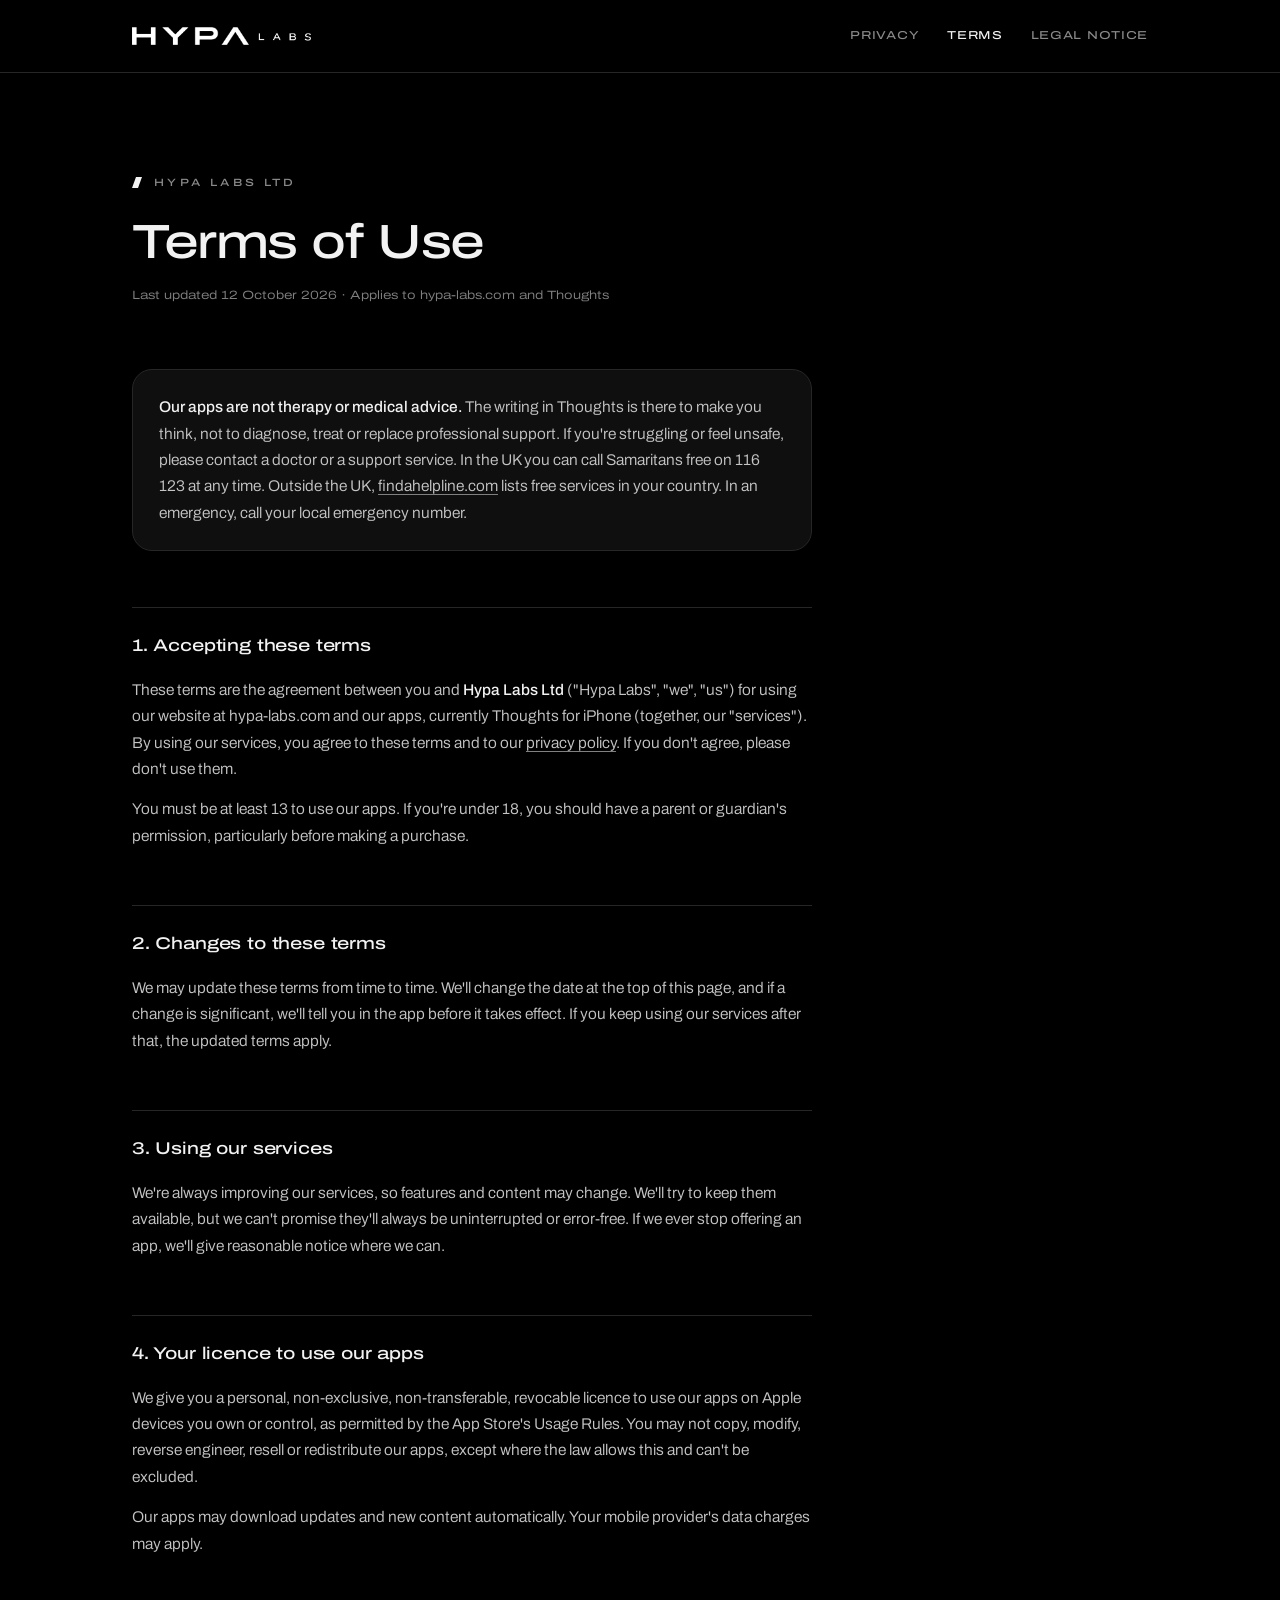
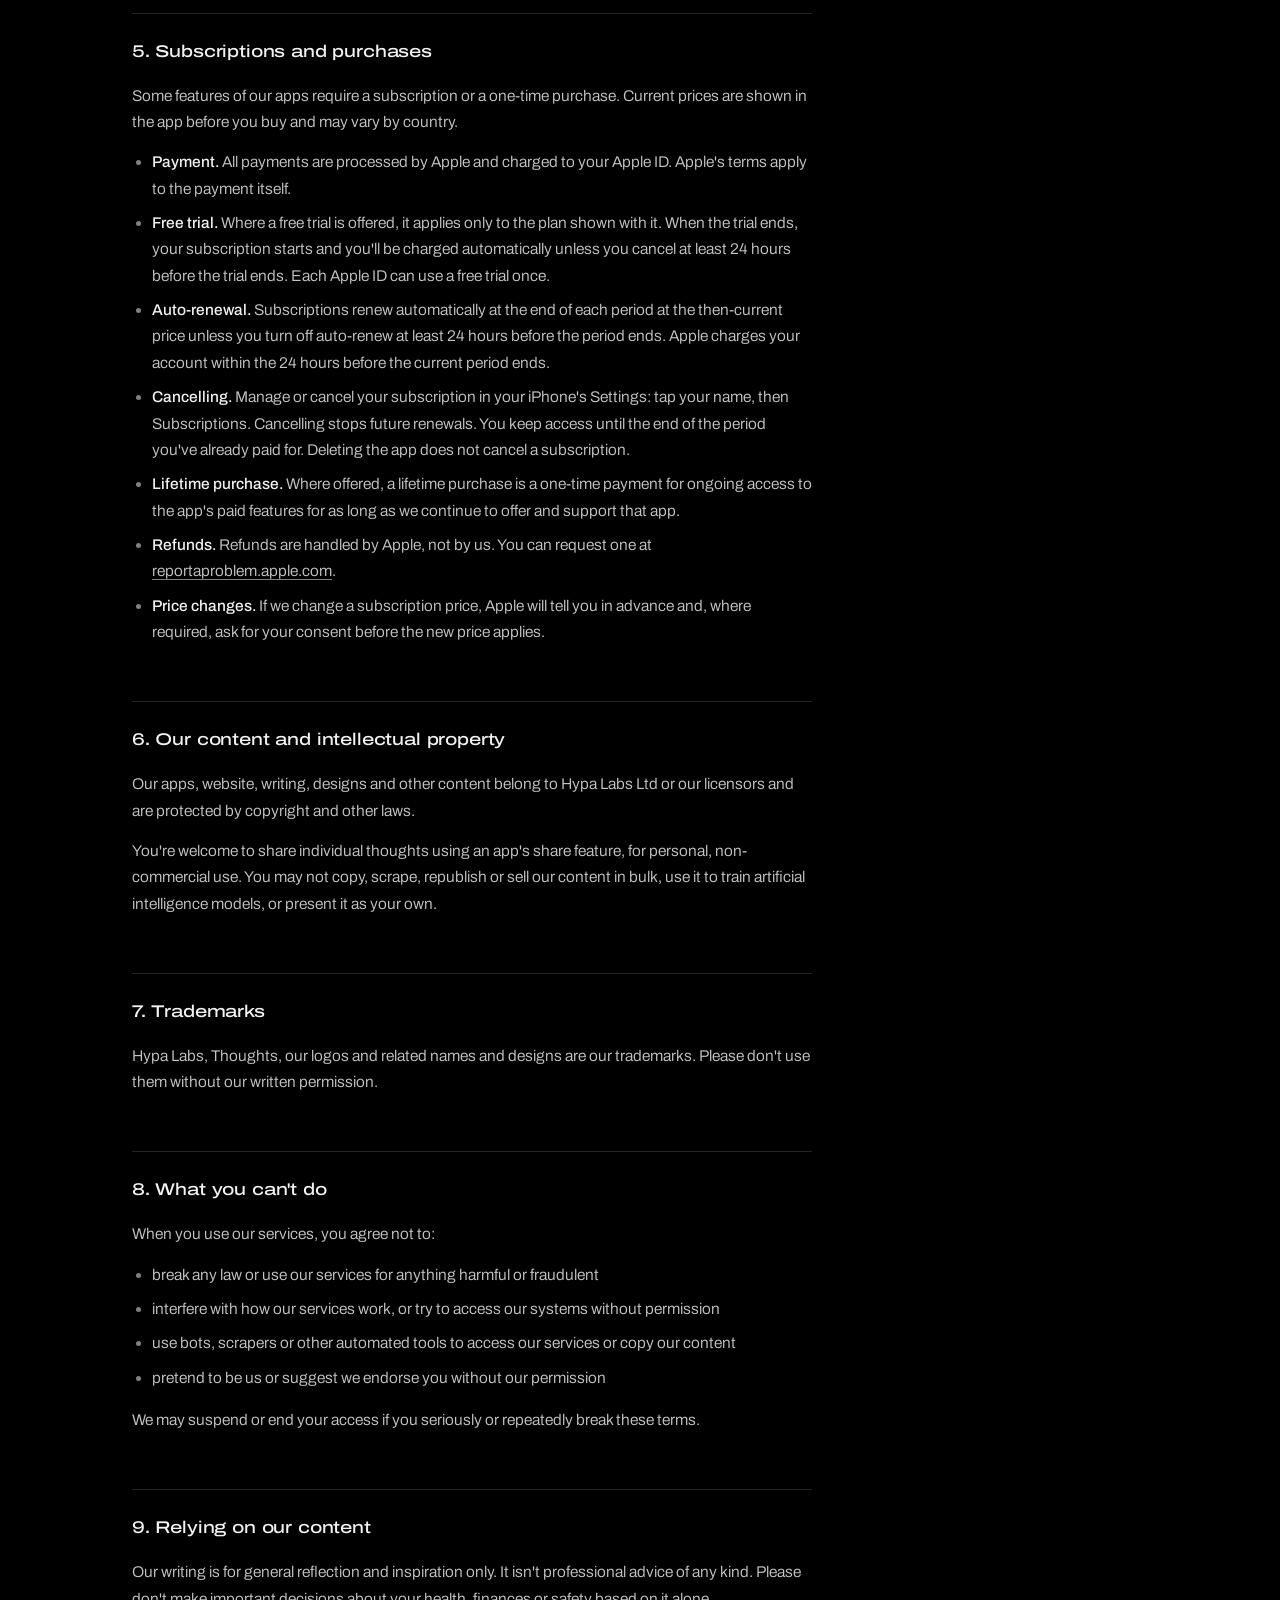
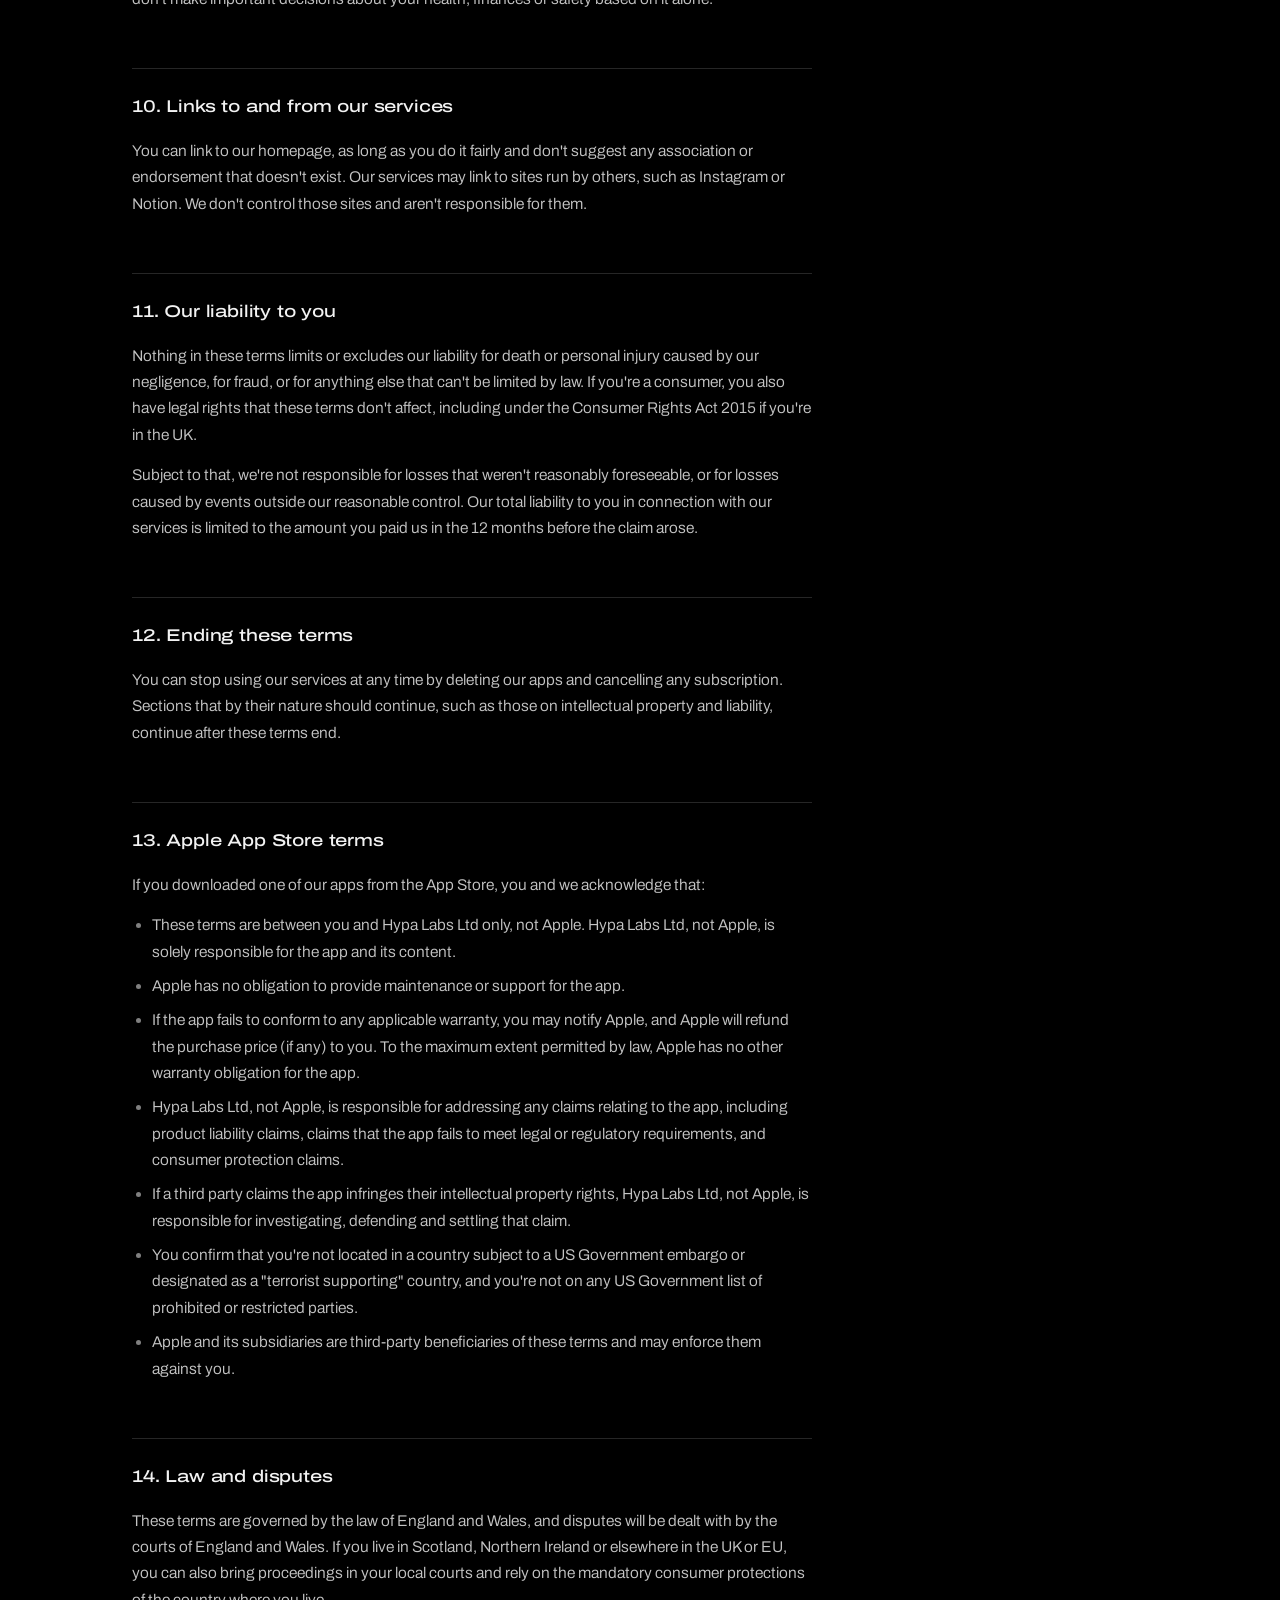
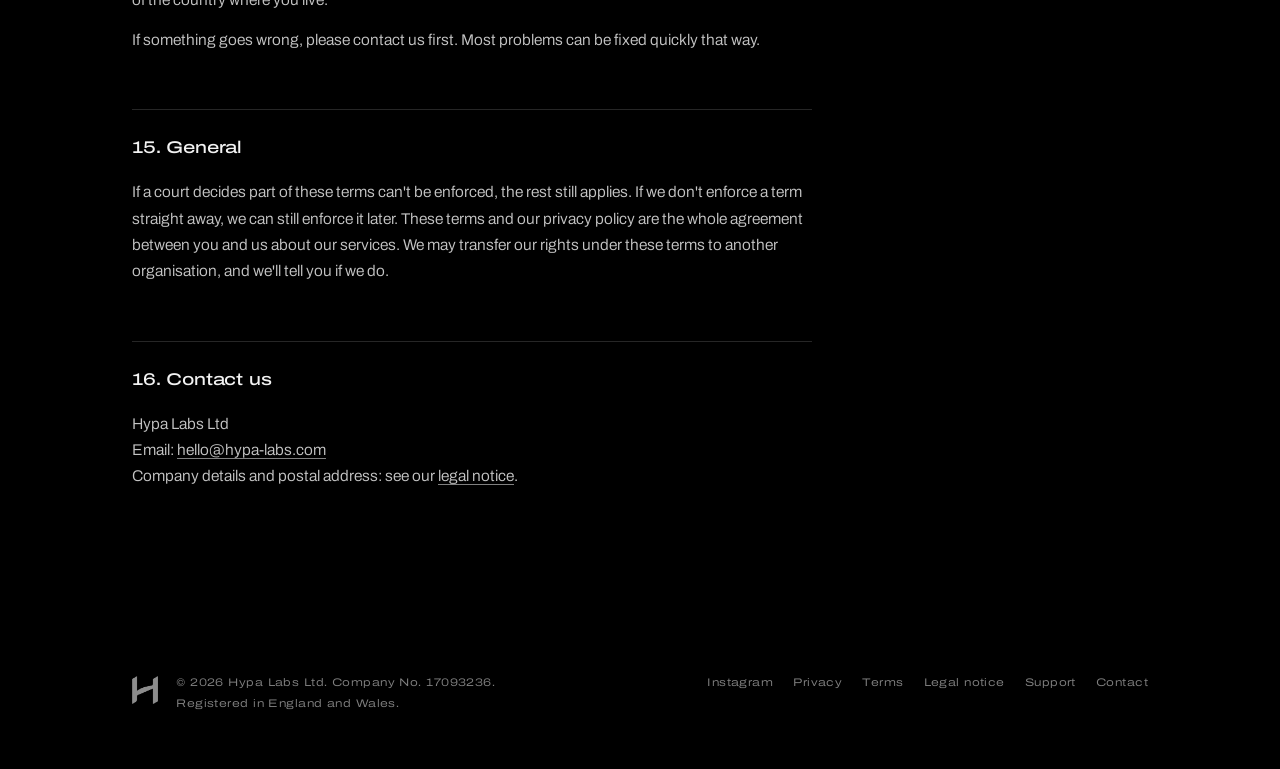
<file: terms/index.html>
<!DOCTYPE html>
<html lang="en-GB">
<head>
<meta charset="UTF-8">
<meta name="viewport" content="width=device-width, initial-scale=1.0">
<title>Terms of Use · Hypa Labs</title>
<meta name="description" content="Terms of use for the Hypa Labs website and apps, including Thoughts.">
<link rel="icon" href="../favicon.ico" sizes="any">
<link rel="apple-touch-icon" href="../apple-touch-icon.png">
<meta name="theme-color" content="#000000">
<link rel="canonical" href="https://www.hypa-labs.com/terms/">
<meta property="og:type" content="website">
<meta property="og:site_name" content="Hypa Labs">
<meta property="og:title" content="Terms of Use · Hypa Labs">
<meta property="og:description" content="Terms of use for the Hypa Labs website and apps, including Thoughts.">
<meta property="og:url" content="https://www.hypa-labs.com/terms/">
<meta property="og:image" content="https://www.hypa-labs.com/assets/og-image.png">
<link rel="preload" href="../assets/fonts/archivo-var.woff2" as="font" type="font/woff2" crossorigin>
<link rel="stylesheet" href="../styles.css">
</head>
<body>

<header class="site-header">
  <div class="wrap">
    <a class="logo" href="../" aria-label="Hypa Labs home"><img src="../assets/hypa-labs-wordmark.png" alt="Hypa Labs" width="1093" height="110"></a>
    <nav class="nav">
      <a href="../privacy/">Privacy</a>
      <a href="../terms/" aria-current="page">Terms</a>
      <a href="../legal-notice/">Legal notice</a>
    </nav>
    <button class="menu-btn" type="button" aria-label="Open menu" aria-expanded="false" aria-controls="mobile-menu"><span></span><span></span></button>
  </div>
  <div class="mobile-menu" id="mobile-menu" hidden>
    <nav class="mobile-nav" aria-label="Mobile">
      <a href="../#apps">Apps</a>
      <a href="../#work-with-us">Work with us</a>
      <a href="../#team">Team</a>
      <a href="../thoughts/support/">Support</a>
    </nav>
    <div class="mobile-sub">
      <a href="../privacy/">Privacy</a>
      <a href="../terms/">Terms</a>
      <a href="../legal-notice/">Legal notice</a>
      <a href="mailto:hello@hypa-labs.com">hello@hypa-labs.com</a>
    </div>
  </div>
</header>

<main class="doc">
  <div class="wrap">
    <div class="doc-head">
      <span class="label">Hypa Labs Ltd</span>
      <h1>Terms of Use</h1>
      <div class="meta">Last updated 12 October 2026 · Applies to hypa-labs.com and Thoughts</div>
      
    </div>

    <div class="prose">
      <div class="callout">
        <p><strong>Our apps are not therapy or medical advice.</strong> The writing in Thoughts is there to make you think, not to diagnose, treat or replace professional support. If you're struggling or feel unsafe, please contact a doctor or a support service. In the UK you can call Samaritans free on 116 123 at any time. Outside the UK, <a href="https://findahelpline.com">findahelpline.com</a> lists free services in your country. In an emergency, call your local emergency number.</p>
      </div>

      <h2>1. Accepting these terms</h2>
      <p>These terms are the agreement between you and <strong>Hypa Labs Ltd</strong> ("Hypa Labs", "we", "us") for using our website at hypa-labs.com and our apps, currently Thoughts for iPhone (together, our "services"). By using our services, you agree to these terms and to our <a href="../privacy/">privacy policy</a>. If you don't agree, please don't use them.</p>
      <p>You must be at least 13 to use our apps. If you're under 18, you should have a parent or guardian's permission, particularly before making a purchase.</p>

      <h2>2. Changes to these terms</h2>
      <p>We may update these terms from time to time. We'll change the date at the top of this page, and if a change is significant, we'll tell you in the app before it takes effect. If you keep using our services after that, the updated terms apply.</p>

      <h2>3. Using our services</h2>
      <p>We're always improving our services, so features and content may change. We'll try to keep them available, but we can't promise they'll always be uninterrupted or error-free. If we ever stop offering an app, we'll give reasonable notice where we can.</p>

      <h2>4. Your licence to use our apps</h2>
      <p>We give you a personal, non-exclusive, non-transferable, revocable licence to use our apps on Apple devices you own or control, as permitted by the App Store's Usage Rules. You may not copy, modify, reverse engineer, resell or redistribute our apps, except where the law allows this and can't be excluded.</p>
      <p>Our apps may download updates and new content automatically. Your mobile provider's data charges may apply.</p>

      <h2>5. Subscriptions and purchases</h2>
      <p>Some features of our apps require a subscription or a one-time purchase. Current prices are shown in the app before you buy and may vary by country.</p>
      <ul>
        <li><strong>Payment.</strong> All payments are processed by Apple and charged to your Apple ID. Apple's terms apply to the payment itself.</li>
        <li><strong>Free trial.</strong> Where a free trial is offered, it applies only to the plan shown with it. When the trial ends, your subscription starts and you'll be charged automatically unless you cancel at least 24 hours before the trial ends. Each Apple ID can use a free trial once.</li>
        <li><strong>Auto-renewal.</strong> Subscriptions renew automatically at the end of each period at the then-current price unless you turn off auto-renew at least 24 hours before the period ends. Apple charges your account within the 24 hours before the current period ends.</li>
        <li><strong>Cancelling.</strong> Manage or cancel your subscription in your iPhone's Settings: tap your name, then Subscriptions. Cancelling stops future renewals. You keep access until the end of the period you've already paid for. Deleting the app does not cancel a subscription.</li>
        <li><strong>Lifetime purchase.</strong> Where offered, a lifetime purchase is a one-time payment for ongoing access to the app's paid features for as long as we continue to offer and support that app.</li>
        <li><strong>Refunds.</strong> Refunds are handled by Apple, not by us. You can request one at <a href="https://reportaproblem.apple.com">reportaproblem.apple.com</a>.</li>
        <li><strong>Price changes.</strong> If we change a subscription price, Apple will tell you in advance and, where required, ask for your consent before the new price applies.</li>
      </ul>

      <h2>6. Our content and intellectual property</h2>
      <p>Our apps, website, writing, designs and other content belong to Hypa Labs Ltd or our licensors and are protected by copyright and other laws.</p>
      <p>You're welcome to share individual thoughts using an app's share feature, for personal, non-commercial use. You may not copy, scrape, republish or sell our content in bulk, use it to train artificial intelligence models, or present it as your own.</p>

      <h2>7. Trademarks</h2>
      <p>Hypa Labs, Thoughts, our logos and related names and designs are our trademarks. Please don't use them without our written permission.</p>

      <h2>8. What you can't do</h2>
      <p>When you use our services, you agree not to:</p>
      <ul>
        <li>break any law or use our services for anything harmful or fraudulent</li>
        <li>interfere with how our services work, or try to access our systems without permission</li>
        <li>use bots, scrapers or other automated tools to access our services or copy our content</li>
        <li>pretend to be us or suggest we endorse you without our permission</li>
      </ul>
      <p>We may suspend or end your access if you seriously or repeatedly break these terms.</p>

      <h2>9. Relying on our content</h2>
      <p>Our writing is for general reflection and inspiration only. It isn't professional advice of any kind. Please don't make important decisions about your health, finances or safety based on it alone.</p>

      <h2>10. Links to and from our services</h2>
      <p>You can link to our homepage, as long as you do it fairly and don't suggest any association or endorsement that doesn't exist. Our services may link to sites run by others, such as Instagram or Notion. We don't control those sites and aren't responsible for them.</p>

      <h2>11. Our liability to you</h2>
      <p>Nothing in these terms limits or excludes our liability for death or personal injury caused by our negligence, for fraud, or for anything else that can't be limited by law. If you're a consumer, you also have legal rights that these terms don't affect, including under the Consumer Rights Act 2015 if you're in the UK.</p>
      <p>Subject to that, we're not responsible for losses that weren't reasonably foreseeable, or for losses caused by events outside our reasonable control. Our total liability to you in connection with our services is limited to the amount you paid us in the 12 months before the claim arose.</p>

      <h2>12. Ending these terms</h2>
      <p>You can stop using our services at any time by deleting our apps and cancelling any subscription. Sections that by their nature should continue, such as those on intellectual property and liability, continue after these terms end.</p>

      <h2>13. Apple App Store terms</h2>
      <p>If you downloaded one of our apps from the App Store, you and we acknowledge that:</p>
      <ul>
        <li>These terms are between you and Hypa Labs Ltd only, not Apple. Hypa Labs Ltd, not Apple, is solely responsible for the app and its content.</li>
        <li>Apple has no obligation to provide maintenance or support for the app.</li>
        <li>If the app fails to conform to any applicable warranty, you may notify Apple, and Apple will refund the purchase price (if any) to you. To the maximum extent permitted by law, Apple has no other warranty obligation for the app.</li>
        <li>Hypa Labs Ltd, not Apple, is responsible for addressing any claims relating to the app, including product liability claims, claims that the app fails to meet legal or regulatory requirements, and consumer protection claims.</li>
        <li>If a third party claims the app infringes their intellectual property rights, Hypa Labs Ltd, not Apple, is responsible for investigating, defending and settling that claim.</li>
        <li>You confirm that you're not located in a country subject to a US Government embargo or designated as a "terrorist supporting" country, and you're not on any US Government list of prohibited or restricted parties.</li>
        <li>Apple and its subsidiaries are third-party beneficiaries of these terms and may enforce them against you.</li>
      </ul>

      <h2>14. Law and disputes</h2>
      <p>These terms are governed by the law of England and Wales, and disputes will be dealt with by the courts of England and Wales. If you live in Scotland, Northern Ireland or elsewhere in the UK or EU, you can also bring proceedings in your local courts and rely on the mandatory consumer protections of the country where you live.</p>
      <p>If something goes wrong, please contact us first. Most problems can be fixed quickly that way.</p>

      <h2>15. General</h2>
      <p>If a court decides part of these terms can't be enforced, the rest still applies. If we don't enforce a term straight away, we can still enforce it later. These terms and our privacy policy are the whole agreement between you and us about our services. We may transfer our rights under these terms to another organisation, and we'll tell you if we do.</p>

      <h2>16. Contact us</h2>
      <p>Hypa Labs Ltd<br>Email: <a href="mailto:hello@hypa-labs.com">hello@hypa-labs.com</a><br>Company details and postal address: see our <a href="../legal-notice/">legal notice</a>.</p>
    </div>
  </div>
</main>

<footer class="site-footer">
  <div class="wrap">
    <div class="footer-brand"><img src="../assets/hypa-labs-mark.png" alt="" width="187" height="199"><p>© 2026 Hypa Labs Ltd. Company No. 17093236.<br>Registered in England and Wales.</p></div>
    <nav>
      <a href="https://www.instagram.com/phonethoughts/">Instagram</a>
      <a href="../privacy/">Privacy</a>
      <a href="../terms/">Terms</a>
      <a href="../legal-notice/">Legal notice</a>
      <a href="../thoughts/support/">Support</a>
      <a href="mailto:hello@hypa-labs.com">Contact</a>
    </nav>
  </div>
</footer>

<script src="../assets/main.js" defer></script>
</body>
</html>
</file>
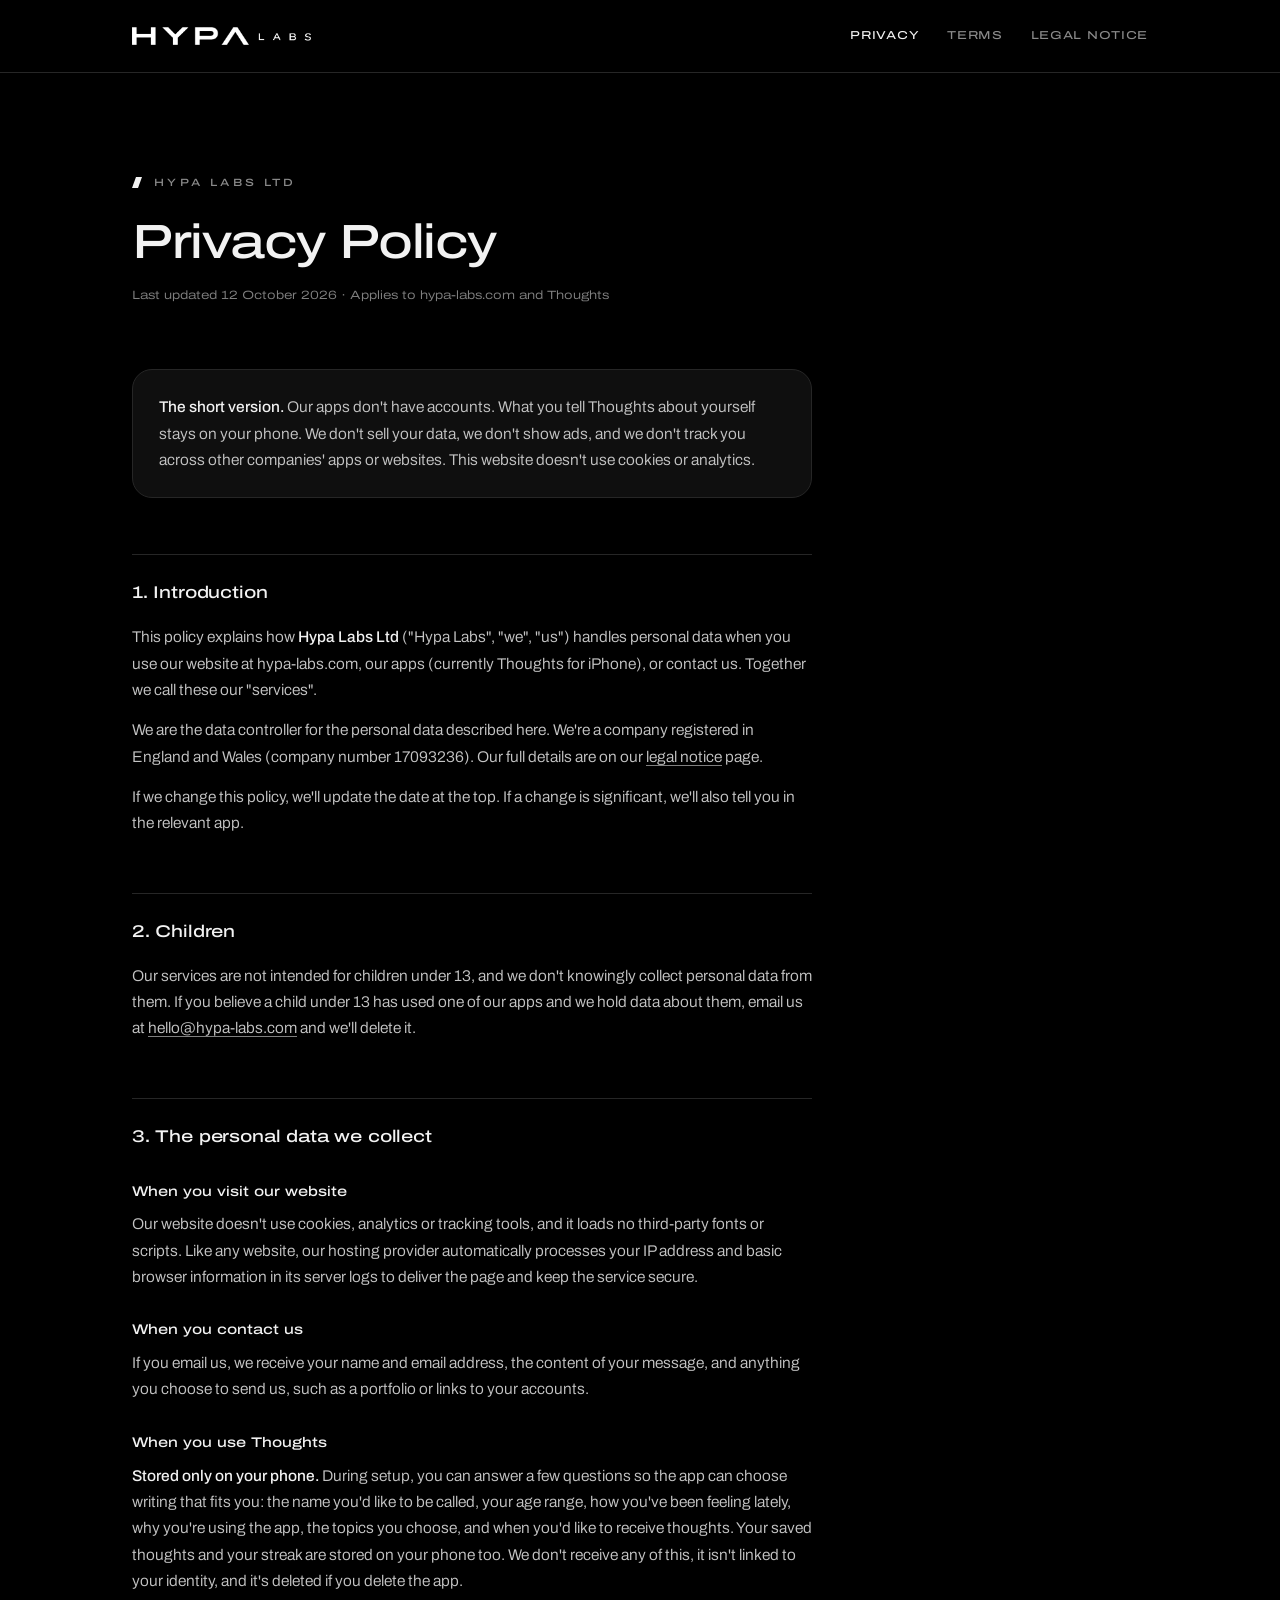
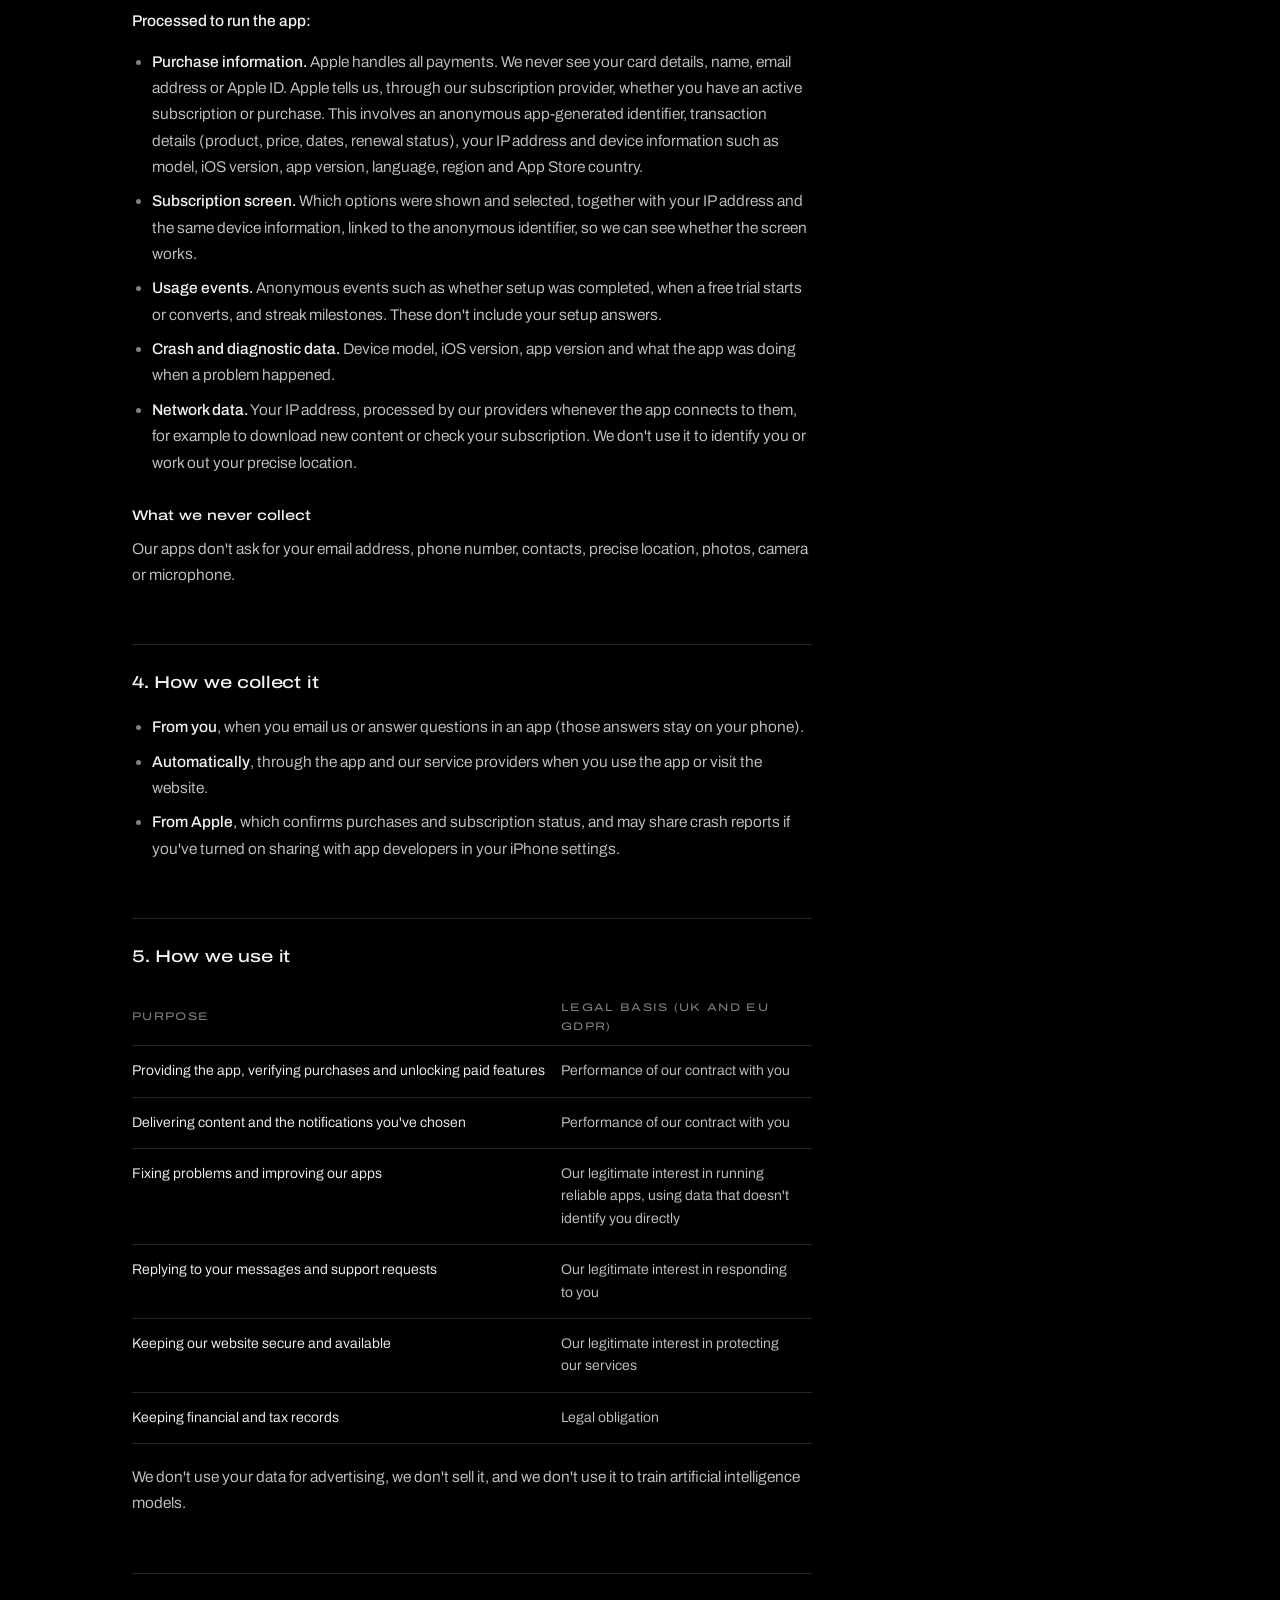
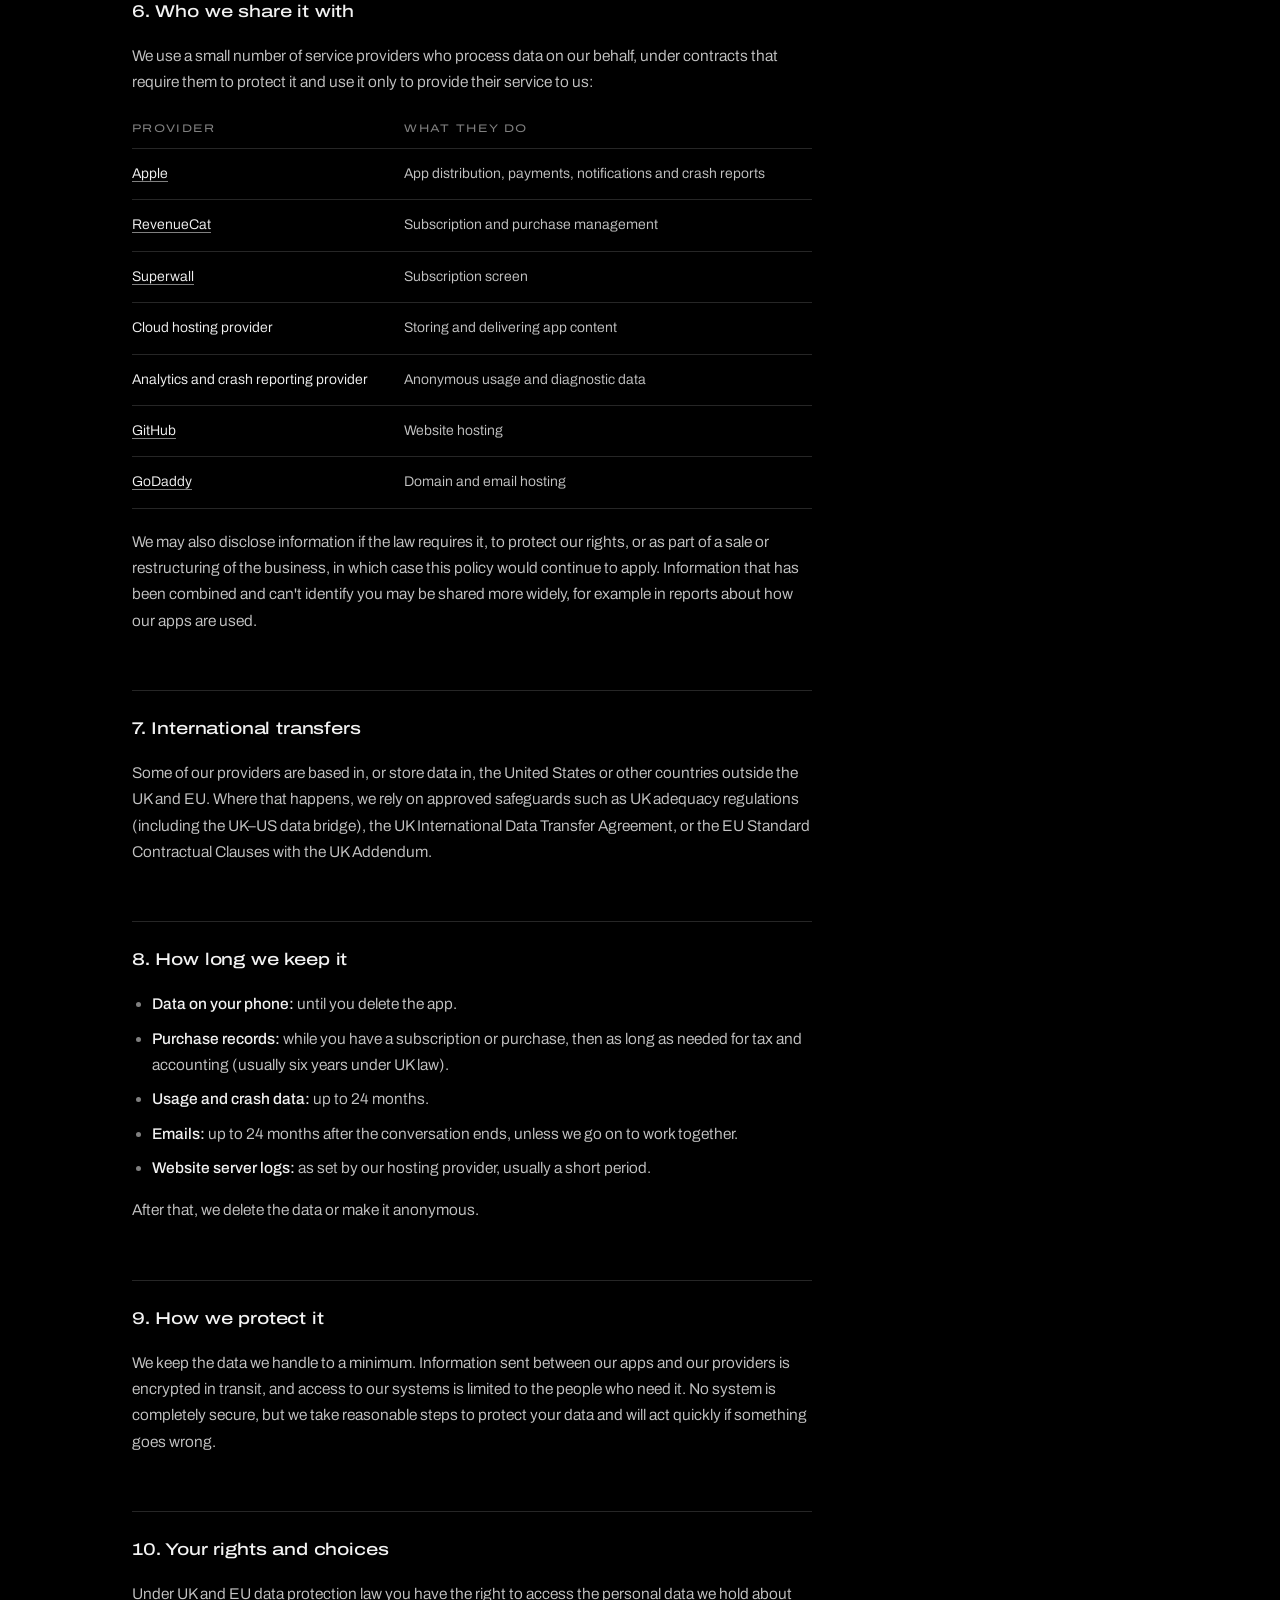
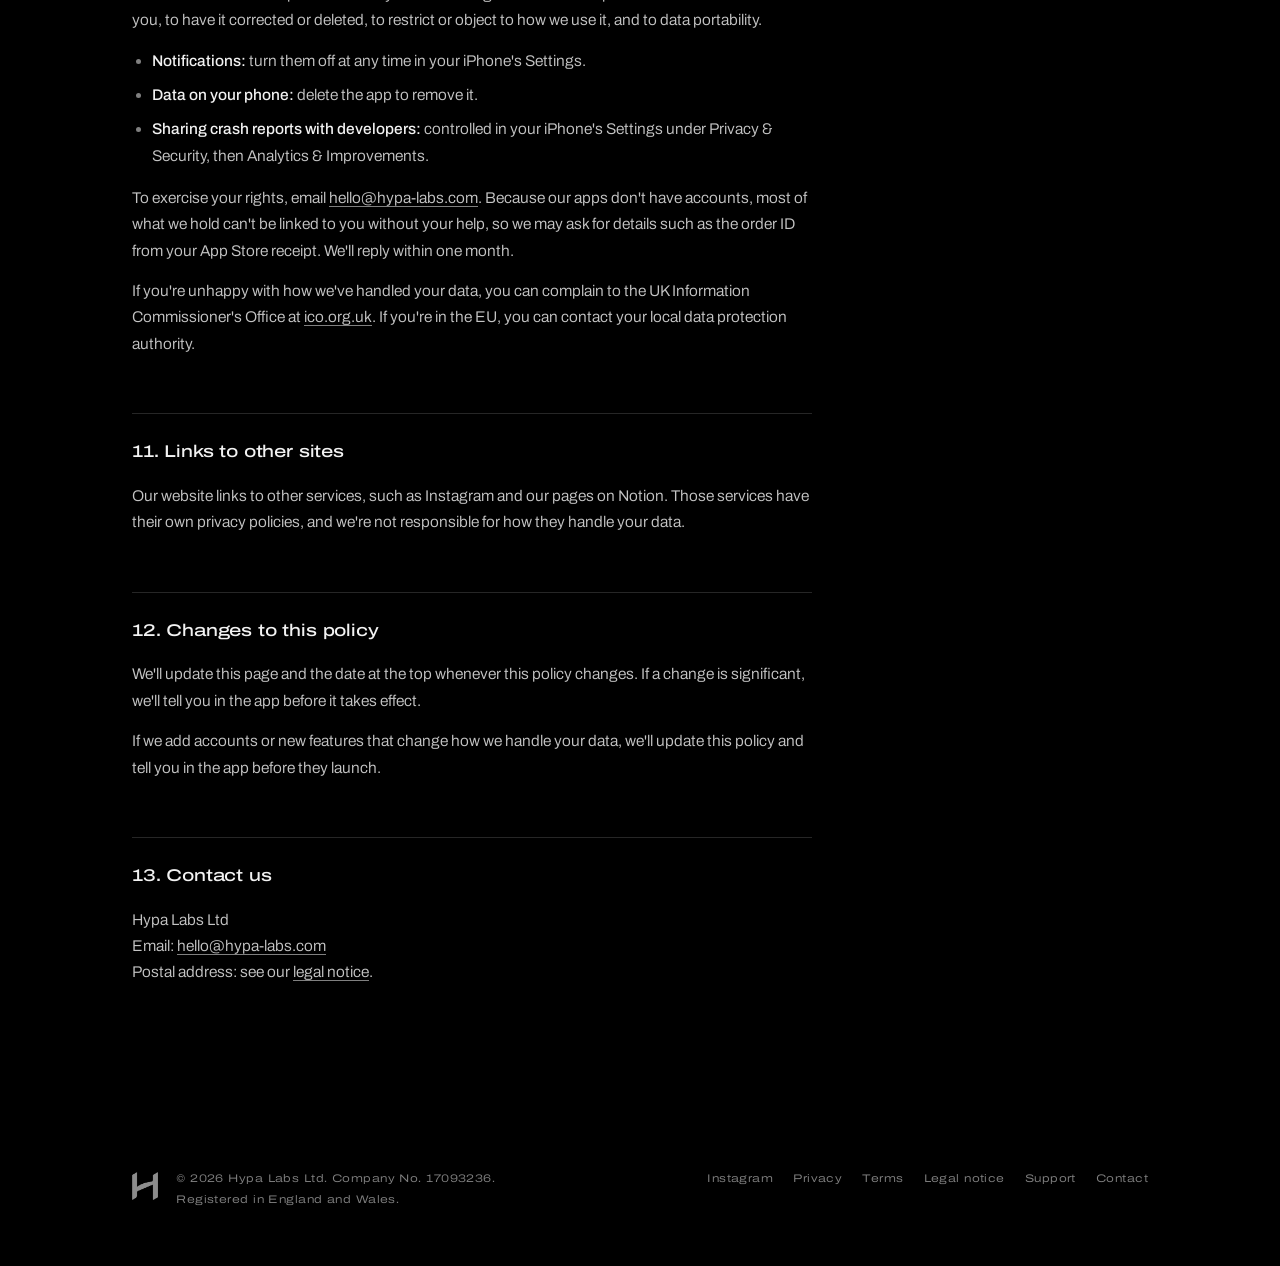
<file: thoughts/privacy/index.html>
<!DOCTYPE html>
<html lang="en-GB">
<head>
<meta charset="UTF-8">
<title>Privacy Policy · Hypa Labs</title>
<link rel="canonical" href="https://www.hypa-labs.com/privacy/">
<meta http-equiv="refresh" content="0; url=../../privacy/">
<meta name="robots" content="noindex">
<style>body{background:#000;color:#f2f2f2;font-family:sans-serif;padding:40px}a{color:#f2f2f2}</style>
</head>
<body>
<p>This page has moved to <a href="../../privacy/">hypa-labs.com/privacy/</a>.</p>
</body>
</html>
</file>
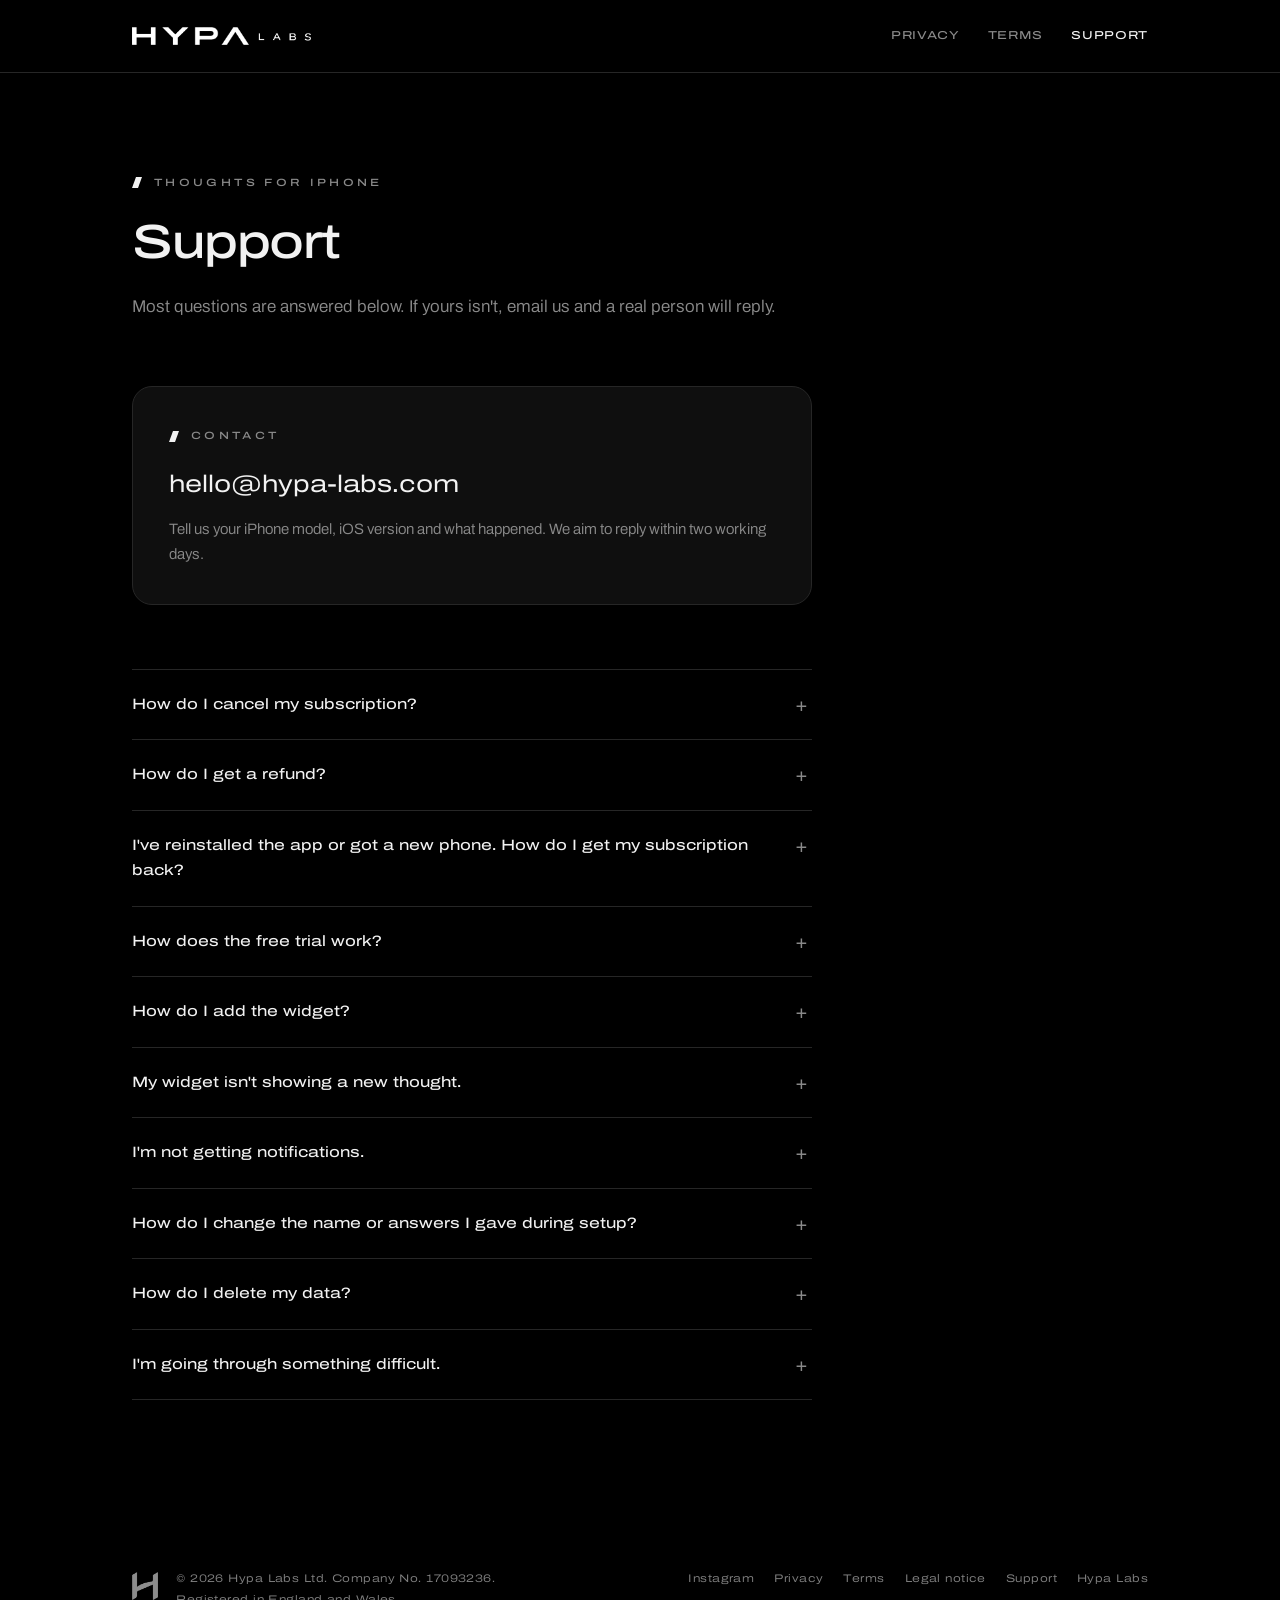
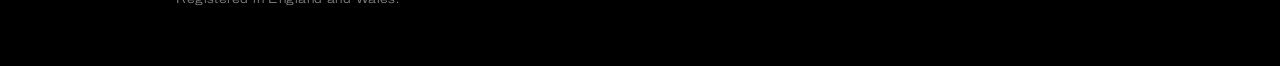
<file: thoughts/support/index.html>
<!DOCTYPE html>
<html lang="en-GB">
<head>
<meta charset="UTF-8">
<meta name="viewport" content="width=device-width, initial-scale=1.0">
<title>Thoughts Support · Hypa Labs</title>
<meta name="description" content="Help with the Thoughts iPhone app: subscriptions, restoring purchases, widgets and notifications.">
<link rel="icon" href="../../favicon.ico" sizes="any">
<link rel="apple-touch-icon" href="../../apple-touch-icon.png">
<meta name="theme-color" content="#000000">
<link rel="canonical" href="https://www.hypa-labs.com/thoughts/support/">
<meta property="og:type" content="website">
<meta property="og:site_name" content="Hypa Labs">
<meta property="og:title" content="Thoughts Support · Hypa Labs">
<meta property="og:description" content="Help with the Thoughts iPhone app: subscriptions, restoring purchases, widgets and notifications.">
<meta property="og:url" content="https://www.hypa-labs.com/thoughts/support/">
<meta property="og:image" content="https://www.hypa-labs.com/assets/og-image.png">
<meta name="twitter:card" content="summary_large_image">
<link rel="preload" href="../../assets/fonts/archivo-var.woff2" as="font" type="font/woff2" crossorigin>
<link rel="stylesheet" href="../../styles.css">
</head>
<body>

<header class="site-header">
  <div class="wrap">
    <a class="logo" href="../../" aria-label="Hypa Labs home"><img src="../../assets/hypa-labs-wordmark.png" alt="Hypa Labs" width="1093" height="110"></a>
    <nav class="nav">
      <a href="../../privacy/">Privacy</a>
      <a href="../../terms/">Terms</a>
      <a href="./" aria-current="page">Support</a>
    </nav>
    <button class="menu-btn" type="button" aria-label="Open menu" aria-expanded="false" aria-controls="mobile-menu"><span></span><span></span></button>
  </div>
  <div class="mobile-menu" id="mobile-menu" hidden>
    <nav class="mobile-nav" aria-label="Mobile">
      <a href="../../#apps">Apps</a>
      <a href="../../#work-with-us">Work with us</a>
      <a href="../../#team">Team</a>
      <a href="../../thoughts/support/">Support</a>
    </nav>
    <div class="mobile-sub">
      <a href="../../privacy/">Privacy</a>
      <a href="../../terms/">Terms</a>
      <a href="../../legal-notice/">Legal notice</a>
      <a href="mailto:hello@hypa-labs.com">hello@hypa-labs.com</a>
    </div>
  </div>
</header>

<main class="doc">
  <div class="wrap">
    <div class="doc-head">
      <span class="label">Thoughts for iPhone</span>
      <h1>Support</h1>
      <p class="lede">Most questions are answered below. If yours isn't, email us and a real person will reply.</p>
    </div>

    <div class="contact-block">
      <span class="label">Contact</span><br>
      <a class="email" href="mailto:hello@hypa-labs.com?subject=Thoughts%20support">hello@hypa-labs.com</a>
      <p>Tell us your iPhone model, iOS version and what happened. We aim to reply within two working days.</p>
    </div>

    <div class="prose faq">
      <details>
        <summary>How do I cancel my subscription?</summary>
        <div class="answer">
          <ol>
            <li>Open the Settings app on your iPhone.</li>
            <li>Tap your name, then Subscriptions.</li>
            <li>Tap Thoughts, then Cancel Subscription.</li>
          </ol>
          <p>Cancel at least 24 hours before your trial or current period ends to avoid being charged again. You keep access until the end of the period you've paid for. Deleting the app does not cancel a subscription.</p>
        </div>
      </details>

      <details>
        <summary>How do I get a refund?</summary>
        <div class="answer">
          <p>All payments go through Apple, so refunds are handled by Apple rather than by us. Request one at <a href="https://reportaproblem.apple.com">reportaproblem.apple.com</a>, signing in with the Apple ID you used to buy.</p>
        </div>
      </details>

      <details>
        <summary>I've reinstalled the app or got a new phone. How do I get my subscription back?</summary>
        <div class="answer">
          <p>Make sure you're signed in to the same Apple ID you bought with, open Thoughts and tap <strong>Restore Purchases</strong> on the subscription screen or in Settings. Your access comes back straight away. You won't be charged again.</p>
          <p>Thoughts doesn't have accounts yet, so saved thoughts and your streak are stored on your phone and don't move to a new device.</p>
        </div>
      </details>

      <details>
        <summary>How does the free trial work?</summary>
        <div class="answer">
          <p>The free trial is available on the yearly plan. You get full access, including widgets, for the trial period. If you don't cancel at least 24 hours before it ends, the yearly subscription starts and you're charged. Each Apple ID can use the trial once.</p>
        </div>
      </details>

      <details>
        <summary>How do I add the widget?</summary>
        <div class="answer">
          <ol>
            <li>Long press an empty area of your Home Screen until the apps jiggle.</li>
            <li>Tap Edit, then Add Widget (or the + button).</li>
            <li>Search for Thoughts, choose a size, and tap Add Widget.</li>
          </ol>
          <p>For the Lock Screen, long press your Lock Screen, tap Customise, choose Lock Screen, then tap the widget area and select Thoughts.</p>
        </div>
      </details>

      <details>
        <summary>My widget isn't showing a new thought.</summary>
        <div class="answer">
          <p>Open the Thoughts app once. This refreshes the thoughts your widget has queued up. If it still doesn't update, remove the widget and add it again.</p>
          <p>If your subscription or trial has ended, the widget shows only the Thoughts logo until you resubscribe.</p>
        </div>
      </details>

      <details>
        <summary>I'm not getting notifications.</summary>
        <div class="answer">
          <p>Go to Settings, then Notifications, then Thoughts, and check Allow Notifications is on. Also check Focus modes aren't silencing them. You can change how often and when you receive thoughts in the app's settings.</p>
        </div>
      </details>

      <details>
        <summary>How do I change the name or answers I gave during setup?</summary>
        <div class="answer">
          <p>Your setup answers are stored only on your phone. You can update your preferences in the app's settings.</p>
        </div>
      </details>

      <details>
        <summary>How do I delete my data?</summary>
        <div class="answer">
          <p>Deleting the app removes everything stored on your phone, including your setup answers, saved thoughts and streak. For any other data relating to you, such as purchase records held by our subscription provider, email us and we'll handle it. See our <a href="../../privacy/">privacy policy</a> for more detail.</p>
        </div>
      </details>

      <details>
        <summary>I'm going through something difficult.</summary>
        <div class="answer">
          <p>Thoughts isn't a replacement for real support. If you're struggling or feel unsafe, please talk to someone. In the UK, Samaritans are free to call on 116 123, any time. Outside the UK, <a href="https://findahelpline.com">findahelpline.com</a> lists free services in your country. In an emergency, call your local emergency number.</p>
        </div>
      </details>
    </div>
  </div>
</main>

<footer class="site-footer">
  <div class="wrap">
    <div class="footer-brand"><img src="../../assets/hypa-labs-mark.png" alt="" width="187" height="199"><p>© 2026 Hypa Labs Ltd. Company No. 17093236.<br>Registered in England and Wales.</p></div>
    <nav>
      <a href="https://www.instagram.com/phonethoughts/">Instagram</a>
      <a href="../../privacy/">Privacy</a>
      <a href="../../terms/">Terms</a>
      <a href="../../legal-notice/">Legal notice</a>
      <a href="./">Support</a>
      <a href="../../">Hypa Labs</a>
    </nav>
  </div>
</footer>

<script src="../../assets/main.js" defer></script>
</body>
</html>
</file>
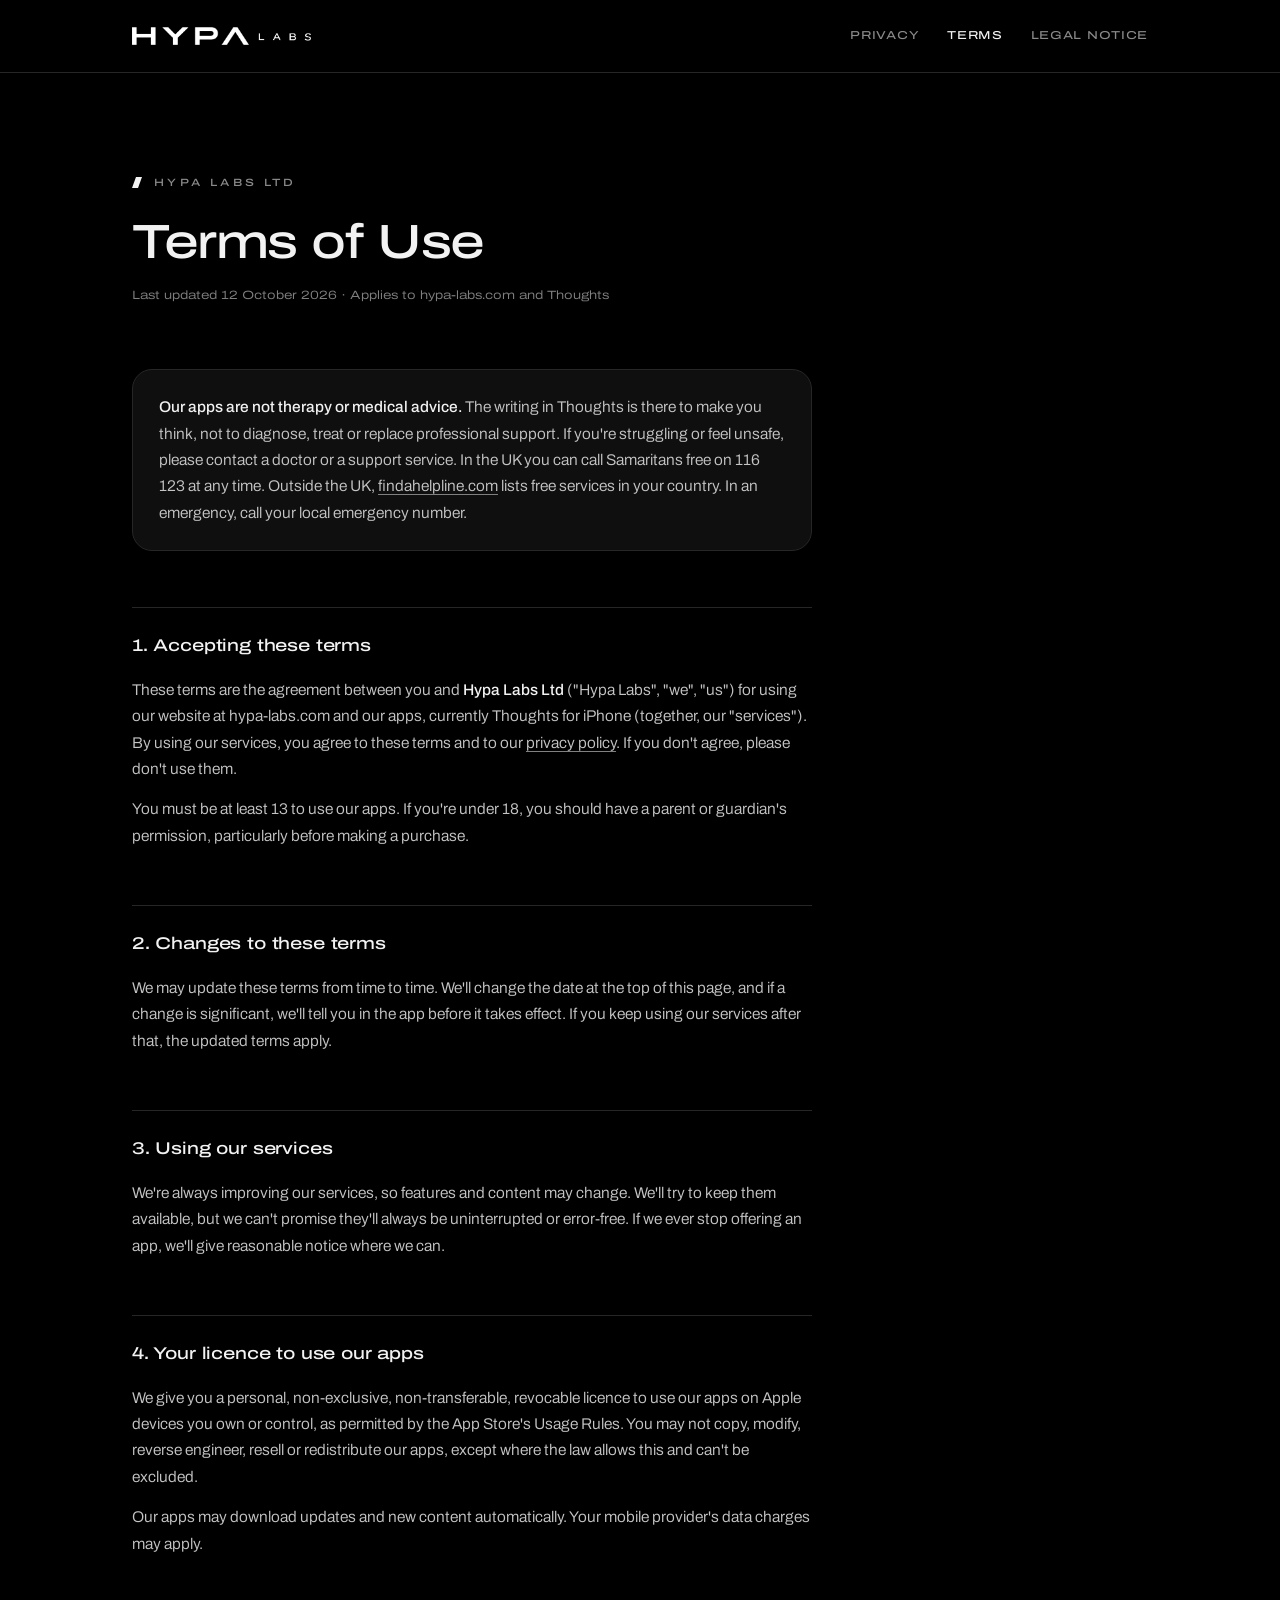
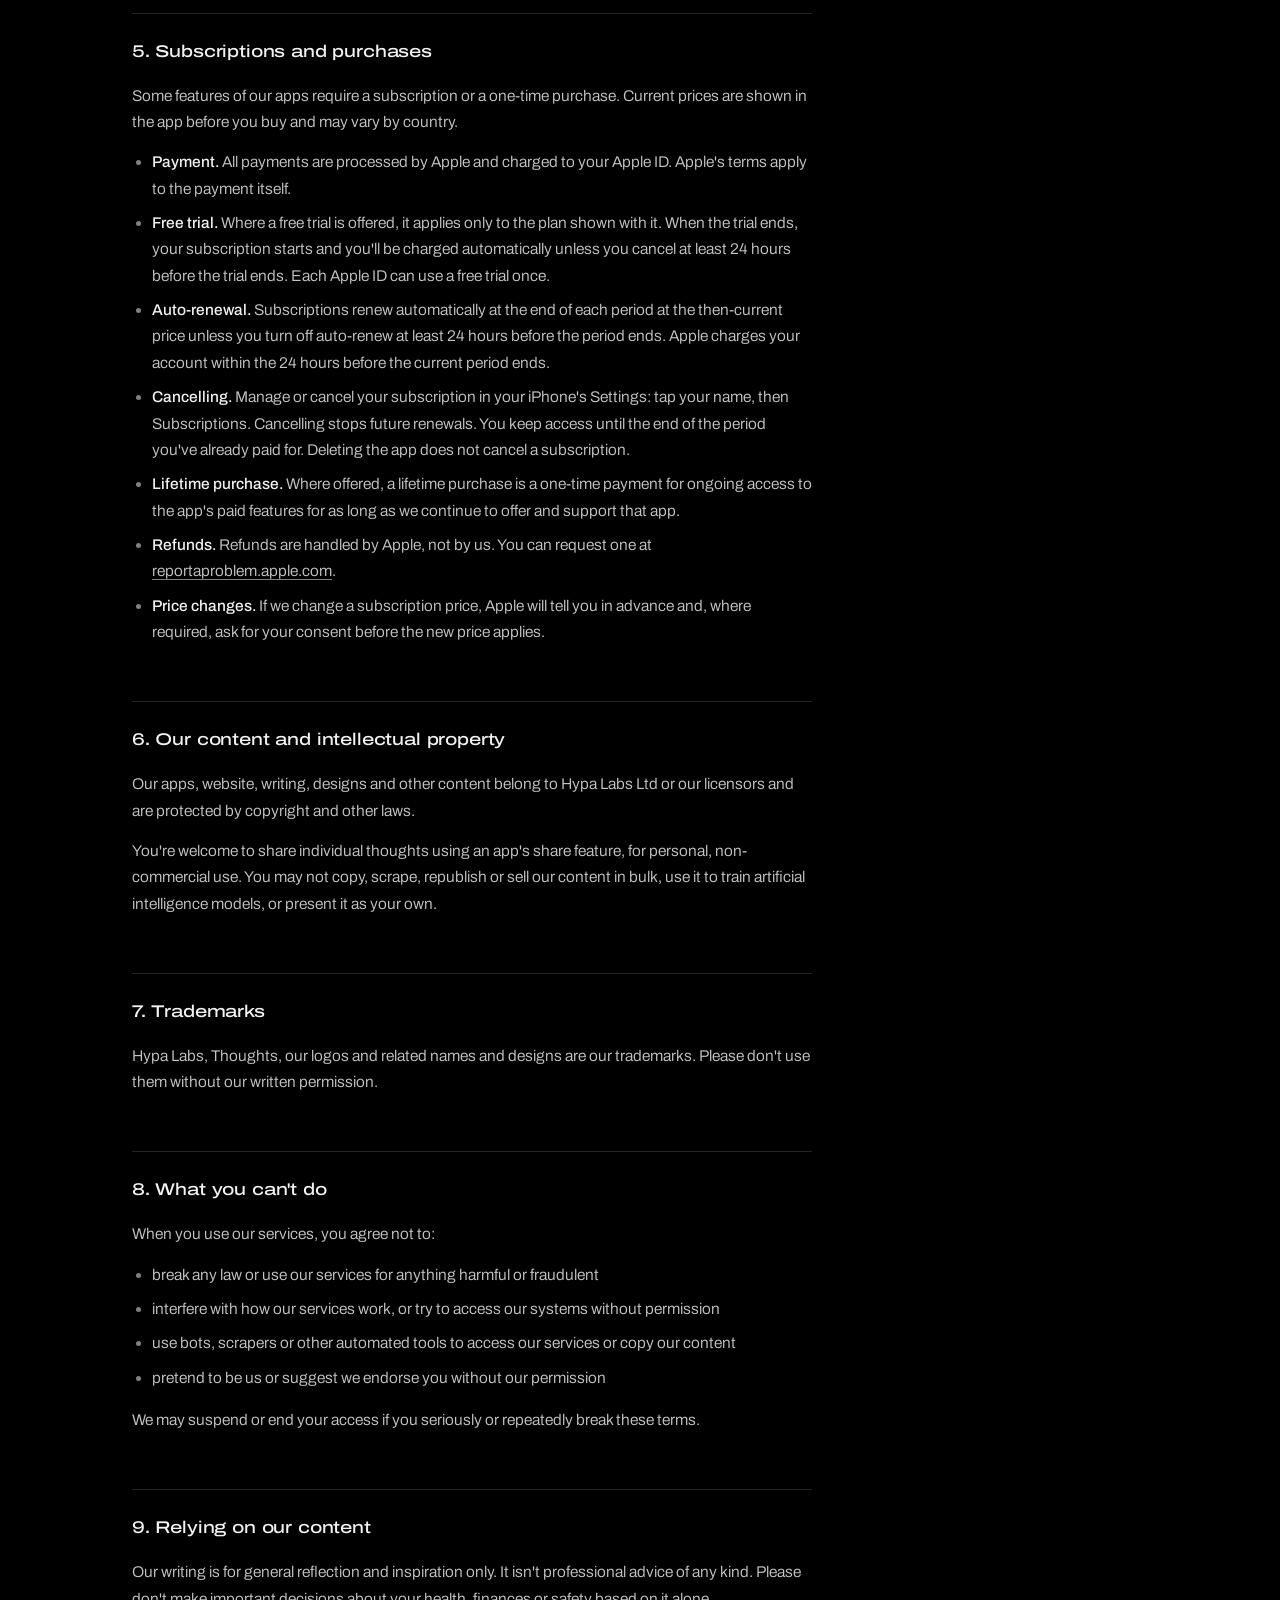
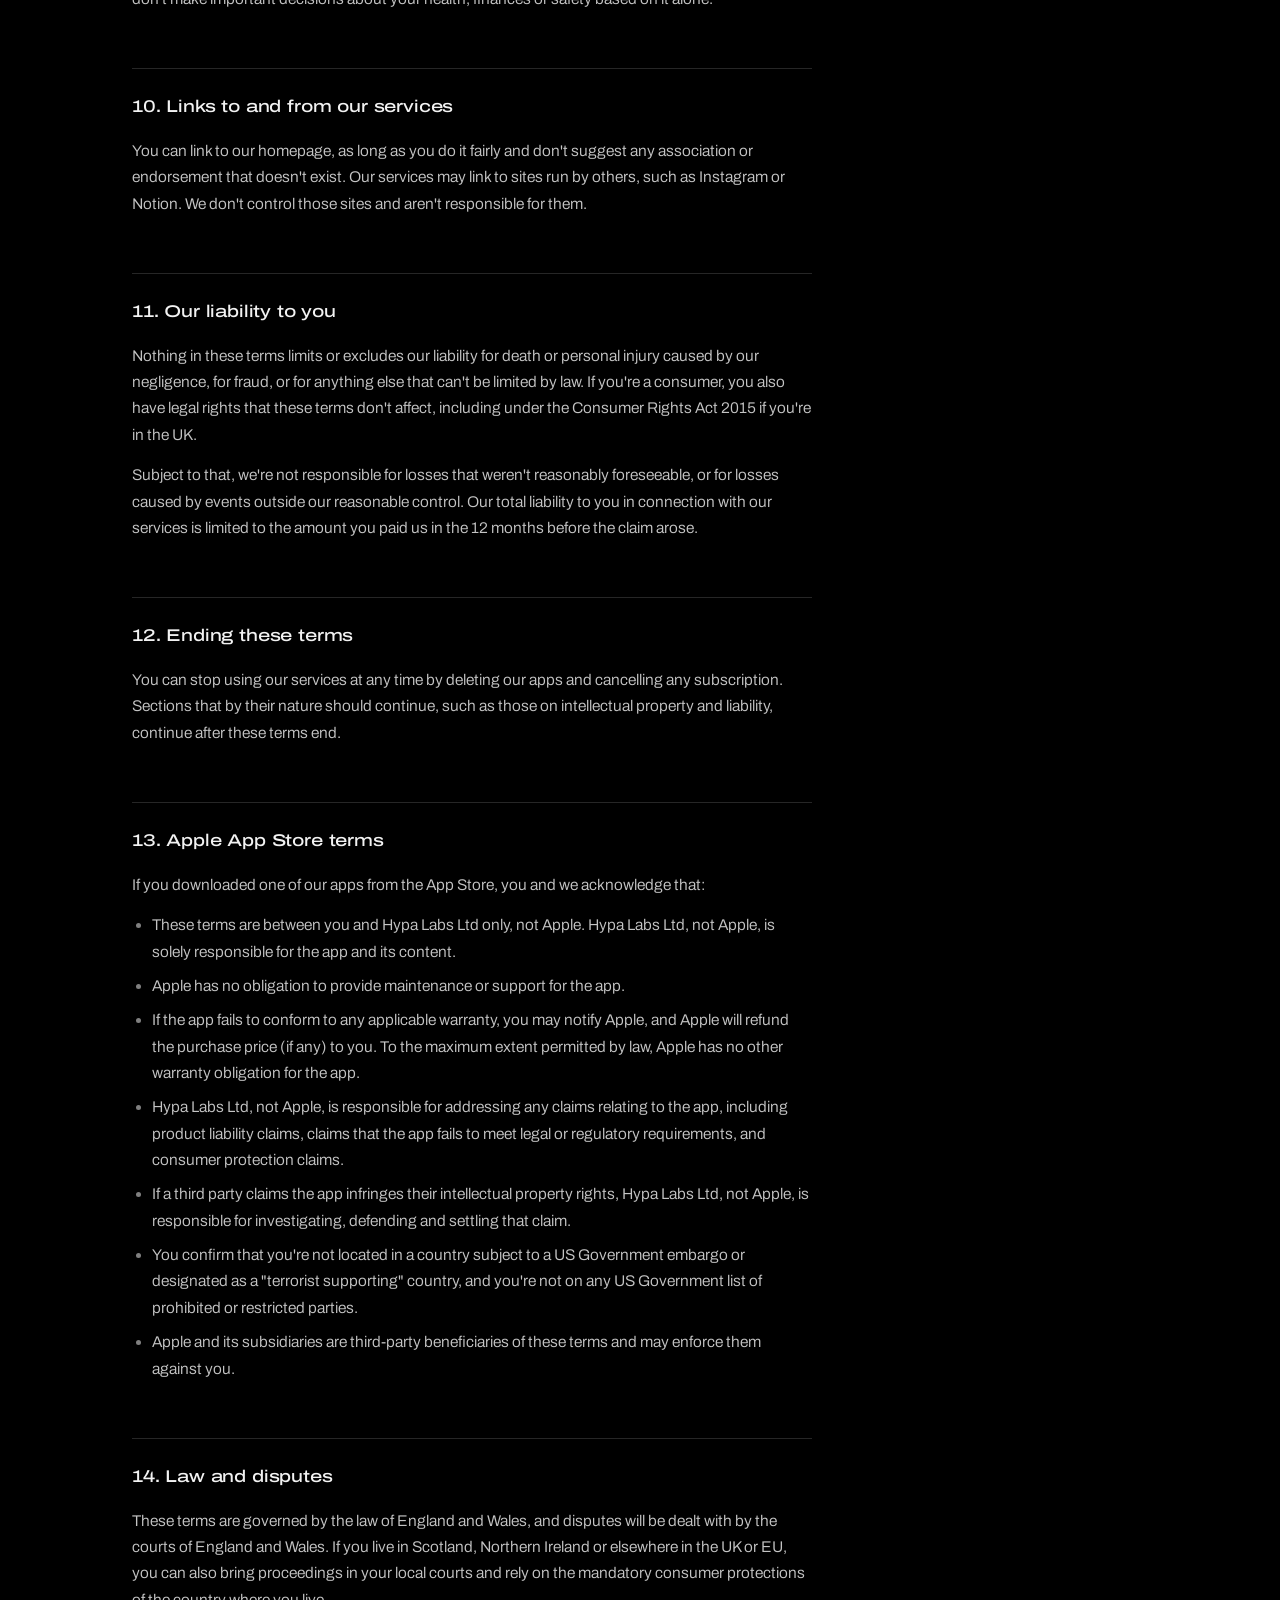
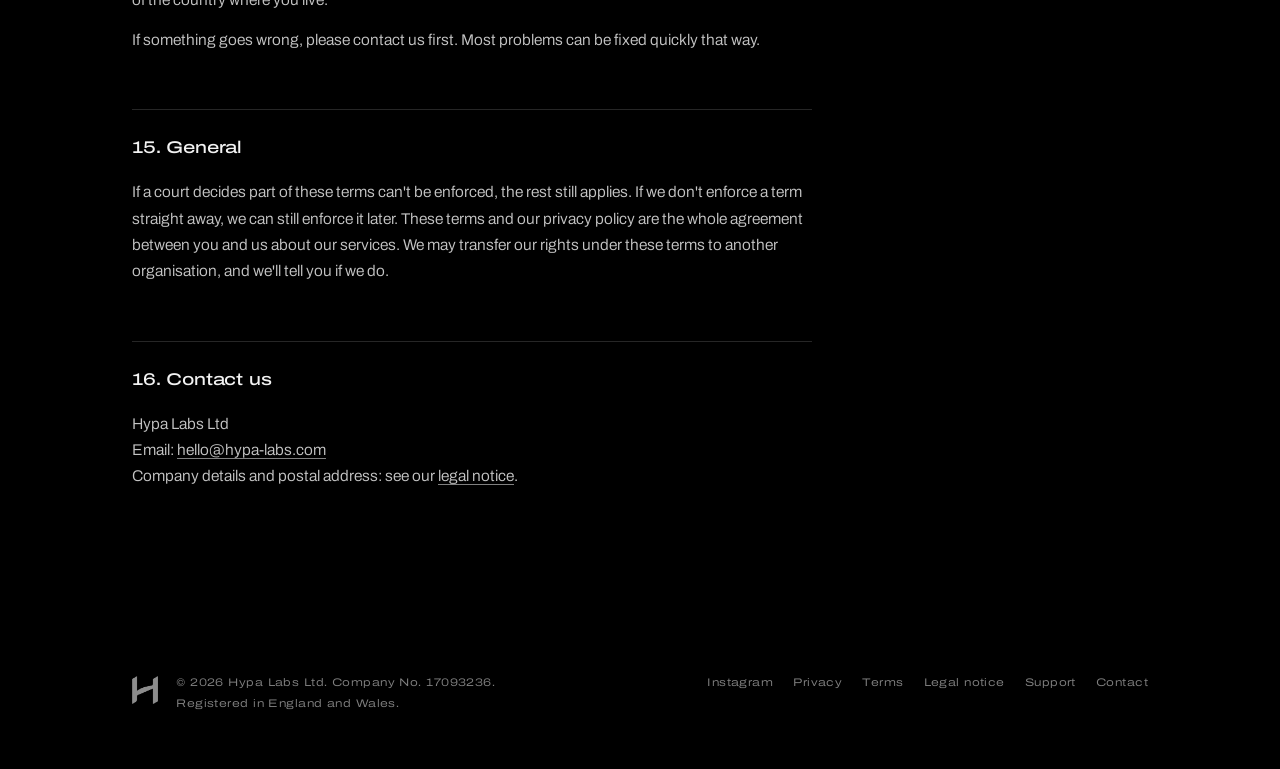
<file: thoughts/terms/index.html>
<!DOCTYPE html>
<html lang="en-GB">
<head>
<meta charset="UTF-8">
<title>Terms of Use · Hypa Labs</title>
<link rel="canonical" href="https://www.hypa-labs.com/terms/">
<meta http-equiv="refresh" content="0; url=../../terms/">
<meta name="robots" content="noindex">
<style>body{background:#000;color:#f2f2f2;font-family:sans-serif;padding:40px}a{color:#f2f2f2}</style>
</head>
<body>
<p>This page has moved to <a href="../../terms/">hypa-labs.com/terms/</a>.</p>
</body>
</html>
</file>
<file: styles.css>
@keyframes heroIn{to{opacity:1;transform:none}}@keyframes lineIn{0%{opacity:0;clip-path:inset(0 0 100%0)}to{opacity:1;clip-path:inset(0 0 0 0)}}@keyframes markIn{0%{opacity:0}to{opacity:.07}}@keyframes drift{0%{transform:translateX(-6%)}to{transform:translateX(6%)}}@font-face{font-family:"Archivo";src:url(assets/fonts/archivo-var.woff2)format("woff2");font-weight:100 900;font-stretch:62% 125%;font-style:normal;font-display:swap}@font-face{font-family:"DM Mono";src:url(assets/fonts/dm-mono-300.woff2)format("woff2");font-weight:300;font-display:swap}@font-face{font-family:"DM Mono";src:url(assets/fonts/dm-mono-400.woff2)format("woff2");font-weight:400;font-display:swap}*,::after,::before{box-sizing:border-box;margin:0;padding:0}:root{--bg:#000000;--surface:#0f0f0f;--line:#262626;--text:#f2f2f2;--muted:#8a8a8a;--dim:#808080;--mono:'Archivo', -apple-system, BlinkMacSystemFont, 'Helvetica Neue', Arial, sans-serif;--tmono:'DM Mono', ui-monospace, 'SF Mono', Menlo, monospace;--sans:'Archivo', -apple-system, BlinkMacSystemFont, 'Helvetica Neue', Arial, sans-serif;--max:1080px;--read:680px}html{-webkit-text-size-adjust:100%}body{background:var(--bg);font-family:var(--sans);font-size:16px;line-height:1.7;-webkit-font-smoothing:antialiased;font-weight:350;font-stretch:100%}a{color:inherit;text-decoration:underline;text-decoration-color:var(--dim);text-underline-offset:3px}a:hover{text-decoration-color:var(--text)}.wrap{max-width:var(--max);margin:0 auto;padding:0 32px}.faq details,.site-header{border-bottom:1px solid var(--line)}.site-header .wrap{display:flex;align-items:center;justify-content:space-between;height:72px;gap:24px}.logo{font-family:var(--mono);font-weight:400;font-size:15px;letter-spacing:.02em;text-decoration:none}.nav{display:flex;gap:28px}.nav a{text-decoration:none}.nav a:hover,.nav a[aria-current=page],.site-footer a:hover,body{color:var(--text)}.hero p,.label,.nav a{color:var(--muted)}.label{font-family:var(--mono);text-transform:uppercase}.details div,.hero,.section{padding:140px 0 120px;border-bottom:1px solid var(--line)}.hero h1,.nav a,.section h2{font-family:var(--mono)}.hero h1{margin:28px 0 32px}.hero p{font-size:19px;max-width:46ch}.details div,.section{padding:96px 0}.section-grid{display:grid;grid-template-columns:220px 1fr;gap:48px}.section h2{line-height:1.2;margin-bottom:20px}.section p{color:var(--muted);max-width:58ch}.section p+p{margin-top:16px}.product,.status{border:1px solid var(--line)}.product{background:var(--surface);padding:40px;margin-top:40px;display:grid;grid-template-columns:1fr auto;gap:32px;align-items:end}.product p{font-size:15px}.status{display:inline-block;font-family:var(--mono);font-size:11px;margin-bottom:18px;color:var(--muted);letter-spacing:.06em}.details{display:grid;grid-template-columns:1fr 1fr;gap:0;border-top:1px solid var(--line);margin-top:8px}.details div{padding:20px 0}.details div:nth-child(odd){padding-right:24px}.details dt{font-family:var(--mono);font-size:11px;color:var(--dim);letter-spacing:.12em;text-transform:uppercase;margin-bottom:6px}.details dd{font-size:15px;color:var(--text)}.doc{padding:96px 0 120px}.doc-head{margin-bottom:64px}.doc-head h1{font-size:clamp(32px,5vw,48px);line-height:1.1;margin:20px 0 16px}.doc-head .meta{font-size:12px;color:var(--dim)}.doc-head p.lede{color:var(--muted);font-size:17px;margin-top:24px}.doc-head,.prose{max-width:var(--read)}.doc-head .meta,.doc-head h1,.prose h2,.prose h3{font-family:var(--mono)}.prose h2{margin:56px 0 16px;padding-top:24px;border-top:1px solid var(--line)}.prose h3{font-size:14px;margin:28px 0 8px;font-weight:500}.prose li,.prose p{color:#c4c4c4;font-size:15.5px}.prose p{margin-bottom:14px}.prose ul{margin:0 0 16px;padding-left:20px}.prose li{margin-bottom:8px}.prose li::marker{color:var(--dim)}.prose strong{color:var(--text);font-weight:500}.table{width:100%;border-collapse:collapse;margin:8px 0 20px;font-size:14px}.table td,.table th{border-bottom:1px solid var(--line)}.table th{text-align:left;font-family:var(--mono);font-weight:400;font-size:11px;letter-spacing:.12em;text-transform:uppercase;color:var(--dim);padding:10px 16px 10px 0}.table td{padding:14px 16px 14px 0;color:#c4c4c4;vertical-align:top;line-height:1.6}.table td:first-child{color:var(--text);white-space:nowrap}.callout{border:1px solid var(--line);background:var(--surface);padding:24px 26px;margin:24px 0}.callout p:last-child{margin-bottom:0}.faq details:first-of-type{border-top:1px solid var(--line)}.faq summary{list-style:none;cursor:pointer;padding:22px 32px 22px 0;position:relative;font-family:var(--mono);color:var(--text)}.faq summary::-webkit-details-marker{display:none}.faq summary::after{content:"+";position:absolute;right:4px;top:20px;font-family:var(--mono);color:var(--muted);font-size:18px}.faq details[open] summary::after{content:"–"}.faq .answer{padding:0 0 24px}.faq .answer li,.faq .answer p{color:#c4c4c4;font-size:15px}.faq .answer p{margin-bottom:12px}.faq .answer ol,.faq .answer ul{padding-left:20px;margin-bottom:12px}.faq .answer li{margin-bottom:6px}.contact-block{border:1px solid var(--line);background:var(--surface);padding:36px;margin-bottom:64px;max-width:var(--read)}.contact-block .email{font-family:var(--mono);font-size:clamp(18px,3vw,24px);display:inline-block;margin:14px 0 12px;text-decoration:none}.contact-block p{color:var(--muted);font-size:15px}.site-footer{padding:48px 0 56px}.site-footer .wrap{display:flex;justify-content:space-between;gap:32px;flex-wrap:wrap}.site-footer a,.site-footer p{font-family:var(--mono);color:var(--dim);line-height:1.9}.site-footer nav{display:flex;gap:20px;flex-wrap:wrap}.site-footer a{text-decoration:none}@media (max-width:760px){.wrap{padding:0 20px}.site-header .wrap{height:64px}.nav{gap:18px}.hero{padding:88px 0 72px}.hero p{font-size:17px}.section{padding:64px 0}.section-grid{grid-template-columns:1fr;gap:20px}.product{padding:28px 24px}.details,.product{grid-template-columns:1fr}.details div:nth-child(odd){padding-right:0}.doc{padding:64px 0 88px}.doc-head{margin-bottom:40px}.table td:first-child{white-space:normal}.contact-block{padding:26px 22px}}@media (max-width:420px){.nav a.hide-sm{display:none}}.logo{display:inline-flex;align-items:center}.logo img{height:18px;width:auto;display:block}.footer-brand{display:flex;gap:18px;align-items:flex-start}.footer-brand img{height:28px;width:auto;margin-top:4px;opacity:.55}@media (max-width:760px){.logo img{height:15px}}.hero h1{font-weight:500;letter-spacing:-.035em;line-height:1;max-width:16ch;font-size:clamp(38px,6.2vw,76px)}.stats{border-bottom:1px solid var(--line)}.stats-grid{display:grid;grid-template-columns:repeat(3,1fr)}.stat{padding:56px 32px 56px 0}.stat+.stat{border-left:1px solid var(--line);padding-left:32px}.stat-num{font-family:var(--mono);font-size:clamp(40px,5vw,60px);line-height:1;margin-bottom:16px}.stat-label{color:var(--muted);font-size:14.5px;max-width:28ch;line-height:1.6}.btn{display:inline-block;background:var(--text);color:#000;text-decoration:none;font-family:var(--mono)}.btn:hover{background:#fff}.phone{position:relative;width:300px;aspect-ratio:300/620;border-radius:48px;padding:10px;background:#1c1c1c;box-shadow:0 0 0 1px #2e2e2e,0 40px 80px rgba(0,0,0,.6)}.widget{position:absolute;left:0;width:168px;height:168px;background:rgba(26,26,26,.92);backdrop-filter:blur(12px);-webkit-backdrop-filter:blur(12px);border:1px solid #2e2e2e;border-radius:28px;padding:18px;display:flex;flex-direction:column;justify-content:space-between;box-shadow:0 24px 48px rgba(0,0,0,.6)}.founders{display:grid;grid-template-columns:1fr 1fr;gap:24px;margin-top:40px}@media (max-width:760px){.stats-grid{grid-template-columns:1fr}.stat{padding:32px 0}.stat+.stat{border-left:none;border-top:1px solid var(--line);padding-left:0}.founders{grid-template-columns:1fr}.phone{width:250px}.widget{width:140px;height:140px;border-radius:24px;padding:15px}}.hero{position:relative;overflow:hidden;background:linear-gradient(90deg,#000 0,#000 30%,rgba(0,0,0,.55) 62%,rgba(0,0,0,.15) 100%),linear-gradient(0deg,#000 0,transparent 30%),0 0}.hero .wrap,.hero.hero--geo .wrap{position:relative;z-index:1}.hero p{color:#a0a0a0}@media (max-width:760px){.hero{background:linear-gradient(180deg,rgba(0,0,0,.2)0,rgba(0,0,0,.75) 45%,#000 100%),0 0,#000}}.widget{bottom:-18px}.btn,.contact-block .email,.details dt,.doc-head .meta,.faq summary,.label,.nav a,.site-footer a,.site-footer p,.stat-num,.status,.table th,h1,h2,h3{font-stretch:125%}.doc-head h1,.section h2{font-weight:500;letter-spacing:-.03em}.section h2{font-size:30px}.prose h2{font-weight:500;font-size:17px;letter-spacing:-.01em}.label,.stat-num{font-weight:500;letter-spacing:-.04em}.label{font-size:10.5px;letter-spacing:.32em}.btn,.nav a{font-size:11.5px;letter-spacing:.06em;text-transform:uppercase;font-weight:450}.btn{font-weight:500;font-size:12px;letter-spacing:.08em}.faq summary{font-weight:450;font-size:15px}.contact-block .email{font-weight:400}.site-footer a,.site-footer p{font-size:11px;letter-spacing:.04em}.faq .answer li,.faq .answer p,.prose li,.prose p{font-weight:350}@media (max-width:760px){.nav{gap:14px}.nav a{font-size:10px;letter-spacing:.04em;font-stretch:112%}}@media (max-width:380px){.logo img{height:12px}.nav{gap:10px}}:root{--cut:18px}.hero.hero--geo{background:#000;position:relative;overflow:hidden}.hero-h,.hero-line{position:absolute;pointer-events:none}.hero-h{right:-6%;top:50%;transform:translateY(-50%);height:128%;width:auto;opacity:.07}.hero-line{width:1px;height:160%;top:-30%;background:linear-gradient(180deg,transparent,rgba(255,255,255,.18),transparent);transform-origin:center}.hero-line--a,.hero-line--b{right:34%;transform:rotate(31deg)}.hero-line--b{right:22%;background:linear-gradient(180deg,transparent,rgba(255,255,255,.08),transparent)}.label{display:inline-flex;align-items:center;gap:12px}.label::before{content:"";width:10px;height:11px;background:var(--text);clip-path:polygon(40%0,100%0,60% 100%,0 100%)}.btn{clip-path:polygon(10px 0,100%0,calc(100% - 10px) 100%,0 100%);padding:14px 30px}.app-grid{display:grid;gap:20px;margin-top:40px}.app-card{position:relative;padding:32px;clip-path:polygon(0 0,calc(100% - var(--cut))0,100% var(--cut),100% 100%,var(--cut) 100%,0 calc(100% - var(--cut)));display:flex;flex-direction:column;gap:18px;outline:1px solid var(--line);outline-offset:-1px}.app-card::after{content:"";position:absolute;top:0;right:0;width:calc(var(--cut)*1.414);height:1px;background:#3a3a3a;transform-origin:top right;transform:translateX(0) rotate(-45deg) translateX(0);display:none}.app-card-top{display:flex;align-items:flex-start}.app-card-wordmark{width:150px;height:auto;margin-top:8px}.app-card-title{font-stretch:125%;font-weight:500;font-size:22px;letter-spacing:-.02em;margin-top:8px;color:var(--muted)}.section .app-card p,.section .work-tile p{font-size:14.5px}.app-card-links{display:flex;flex-wrap:wrap;margin-top:auto;padding-top:12px;border-top:1px solid var(--line)}.app-card-links a{text-transform:uppercase;text-decoration:none;color:var(--muted);font-size:10.5px;letter-spacing:.04em;font-stretch:105%}.app-card-links a:first-child{color:var(--text)}.app-card--next{outline-style:dashed;outline-color:#2a2a2a}@media (max-width:900px){.app-grid{grid-template-columns:1fr}.hero-h{height:90%;right:-20%;opacity:.06}}@media (max-width:760px){.hero.hero--geo{background:#000}.hero-line--b{display:none}.hero-line--a{right:18%}.app-card{padding:24px}}.app-card{outline:0;border:1px solid var(--line);background:linear-gradient(225deg,#000 0 14px,#3a3a3a 14px 15px,var(--surface) 15px)}.app-card--next{border-style:dashed;border-color:#2a2a2a;background:linear-gradient(225deg,#000 0 14px,#2a2a2a 14px 15px,transparent 15px)}.app-visual,.app-visual-icon.placeholder{display:flex;align-items:center;justify-content:center}.app-visual{position:relative;aspect-ratio:1/1;overflow:hidden;border:1px solid #262626;margin-bottom:6px}.app-visual--thoughts{background:#000 url(assets/thoughts-waves.jpg)62%center/cover no-repeat}.app-visual--thoughts::after{content:"";position:absolute;inset:0;background:radial-gradient(closest-side,transparent 0,rgba(0,0,0,.5) 100%)}.app-visual-icon{position:relative;z-index:1;width:42%;height:auto;aspect-ratio:1/1;border-radius:22.5%;box-shadow:0 0 0 1px rgba(255,255,255,.14),0 24px 60px rgba(0,0,0,.75)}.app-visual--next{border-style:dashed;border-color:#2a2a2a;background:#000}.app-visual-icon.placeholder{background:#050505;box-shadow:0 0 0 1px #222}.app-visual-icon.placeholder img{width:30%;height:auto;opacity:.3}.app-grid{grid-template-columns:1fr 1fr;align-items:stretch}.app-card-top{justify-content:flex-start}@media (max-width:900px){.app-grid{grid-template-columns:1fr}}.app-card-links{gap:14px}.app-card{border-radius:24px;background:var(--surface);clip-path:none}.app-card--next{background:0 0}.callout,.contact-block,.product{border-radius:20px}.btn,.status{border-radius:999px}.status{padding:5px 12px}.btn{clip-path:none}.app-visual{border-radius:18px}.table{border-radius:0}.work-grid{display:grid;grid-template-columns:1fr 1fr;gap:16px;margin-top:40px}.work-tile{display:flex;flex-direction:column;gap:10px;padding:26px;border:1px solid var(--line);border-radius:20px;background:var(--surface);text-decoration:none;color:inherit;transition:border-color .2s,background .2s}.work-tile:hover{border-color:#4a4a4a;background:#141414}.work-cta,.work-num{font-stretch:125%;font-size:11px;color:var(--dim)}.team-tile h3,.work-tile h3{font-stretch:125%;font-weight:500;font-size:17px;letter-spacing:-.01em}.work-tile h3{margin-top:6px}.work-cta{margin-top:auto;padding-top:12px;font-stretch:112%;letter-spacing:.06em;text-transform:uppercase;color:var(--text)}.work-tile:hover .work-cta span{transform:translate(3px,-3px);margin-left:0}@media (max-width:760px){.work-grid{grid-template-columns:1fr}.work-tile{padding:22px}}.team-grid{display:grid;grid-template-columns:repeat(4,1fr);gap:0;margin-top:40px;border-top:1px solid var(--line)}.team-tile{padding:24px 20px 8px 0}.team-tile+.team-tile{padding-left:20px;border-left:1px solid var(--line)}.team-tile h3{margin:14px 0 10px}.section .team-tile p{font-size:14px}@media (max-width:900px){.team-grid{grid-template-columns:1fr 1fr}.team-tile:nth-child(3){padding-left:0;border-left:none}.team-tile:nth-child(n+3){border-top:1px solid var(--line);margin-top:16px}}@media (max-width:520px){.team-grid{grid-template-columns:1fr}.team-tile,.team-tile+.team-tile{padding:20px 0 8px;border-left:none}.team-tile+.team-tile{border-top:1px solid var(--line);margin-top:0}}.work-btn{margin-top:28px}.anim .hero-in{display:inline-block;opacity:0;transform:translateY(28px);animation:heroIn .9s cubic-bezier(.2,.7,.2,1) forwards;animation-delay:var(--d, 0ms)}.anim .hero h1 .line{display:block;overflow:hidden;padding-bottom:.06em}.anim .hero h1 .line .hero-in{transform:translateY(105%)}.anim .hero-line{opacity:0;animation:lineIn 1.6s .5s ease forwards}.anim .hero-line--b{animation-delay:.8s}.anim .hero-h{opacity:0;animation:markIn 1.8s .2s ease forwards;transform:translateY(calc(-50% + var(--py, 0px)))}.anim .reveal{opacity:0;transform:translateY(24px);transition:opacity .8s ease,transform .8s cubic-bezier(.2,.7,.2,1);transition-delay:var(--d, 0ms)}.anim .reveal.in{opacity:1;transform:none}.anim .stat:nth-child(2){--d:120ms}.anim .stat:nth-child(3){--d:240ms}.anim .app-card:nth-child(2){--d:140ms}.anim .team-tile:nth-child(2),.anim .work-tile:nth-child(2){--d:90ms}.anim .team-tile:nth-child(3),.anim .work-tile:nth-child(3){--d:180ms}.anim .team-tile:nth-child(4),.anim .work-tile:nth-child(4){--d:270ms}.app-card,.work-tile{transition:border-color .25s,background .25s,transform .25s cubic-bezier(.2,.7,.2,1),opacity .8s ease}.anim .work-tile.in:hover{transform:translateY(-4px)}.work-cta span{display:inline-block;transition:transform .25s}.btn{transition:background .2s,transform .2s}.btn:hover{transform:translateY(-2px)}.app-visual--thoughts{background:#000}.app-visual--thoughts::before{content:"";position:absolute;top:0;bottom:0;left:-20%;width:140%;background:url(assets/thoughts-waves.jpg)center/cover no-repeat;animation:drift 18s ease-in-out infinite alternate;will-change:transform}.app-visual-icon{transition:transform .5s cubic-bezier(.2,.7,.2,1)}.app-card:hover .app-visual-icon{transform:scale(1.06)}@media (prefers-reduced-motion:reduce){.app-visual--thoughts::before{animation:none}.btn:hover,.work-tile:hover{transform:none}}.anim .label.hero-in{display:inline-flex}.anim p.hero-in,.hero h1 .line{display:block}@media (max-width:760px){html{scroll-behavior:smooth}section[id]{scroll-margin-top:72px}.site-header{position:sticky;top:0;z-index:50;background:rgba(0,0,0,.82);backdrop-filter:saturate(140%) blur(14px);-webkit-backdrop-filter:saturate(140%) blur(14px);transition:border-color .25s}.site-header.scrolled{border-bottom-color:#333}}.menu-btn{display:none;width:44px;height:44px;margin-right:-10px;background:0 0;border:0;cursor:pointer;position:relative;-webkit-tap-highlight-color:transparent}.menu-btn span{position:absolute;left:11px;right:11px;height:1.5px;background:var(--text);transition:transform .25s ease,top .25s ease}.menu-btn span:first-child{top:17px}.menu-btn span:last-child{top:26px}.menu-open .menu-btn span:first-child{top:21px;transform:rotate(45deg)}.menu-open .menu-btn span:last-child{top:21px;transform:rotate(-45deg)}.mobile-menu{position:fixed;inset:64px 0 0 0;z-index:49;background:#000;padding:28px 20px 40px;justify-content:space-between;opacity:0;transform:translateY(-8px);transition:opacity .25s ease,transform .25s ease;overflow-y:auto}.menu-open .mobile-menu{opacity:1;transform:none}.mobile-menu,.mobile-nav,.mobile-sub{display:flex;flex-direction:column}.mobile-nav a{font-stretch:125%;font-weight:500;font-size:30px;letter-spacing:-.02em;text-decoration:none;padding:14px 0;border-bottom:1px solid var(--line)}.mobile-sub{gap:4px;margin-top:32px}.mobile-sub a{font-size:15px;color:var(--muted);text-decoration:none;padding:8px 0}.menu-open,.menu-open body{overflow:hidden}@media (max-width:760px){.js .site-header .nav{display:none}.js .menu-btn{display:block}.hero{padding:64px 0 56px}.section{padding:56px 0}.section h2{font-size:26px}.stats-grid{grid-template-columns:repeat(3,1fr)}.stat,.stat+.stat{padding:28px 10px 28px 0;border-top:none}.stat+.stat{padding:28px 10px 28px 12px;border-left:1px solid var(--line)}.stat-num{font-size:30px;margin-bottom:10px}.stat-label{font-size:12px;line-height:1.45}.btn{padding:16px 28px}.work-tile{padding:22px}.work-cta{font-size:12px;padding-top:14px}.app-card-links,.site-footer nav{gap:6px 22px}.app-card-links a{padding:8px 0;font-size:11.5px}.site-footer nav a{padding:8px 0;font-size:12.5px}.team-grid{grid-template-columns:1fr 1fr}.team-tile,.team-tile+.team-tile{padding:20px 14px 8px 0;border-left:none;margin-top:0}.team-tile:nth-child(even){padding-left:14px;border-left:1px solid var(--line)}.team-tile:nth-child(n+3){border-top:1px solid var(--line)}}@media (max-width:360px){.stat-num{font-size:26px}.team-grid{grid-template-columns:1fr}.team-tile:nth-child(even){padding-left:0;border-left:none}.team-tile+.team-tile{border-top:1px solid var(--line)}}.menu-open .site-header{backdrop-filter:none;-webkit-backdrop-filter:none;background:#000}@media (max-width:760px){.mobile-menu{top:64px}.app-visual{aspect-ratio:16/10}.app-visual-icon{width:28%}.app-card--next .app-visual{aspect-ratio:16/7}.app-card--next .app-visual-icon{width:18%}.app-grid{gap:14px}}
</file>
